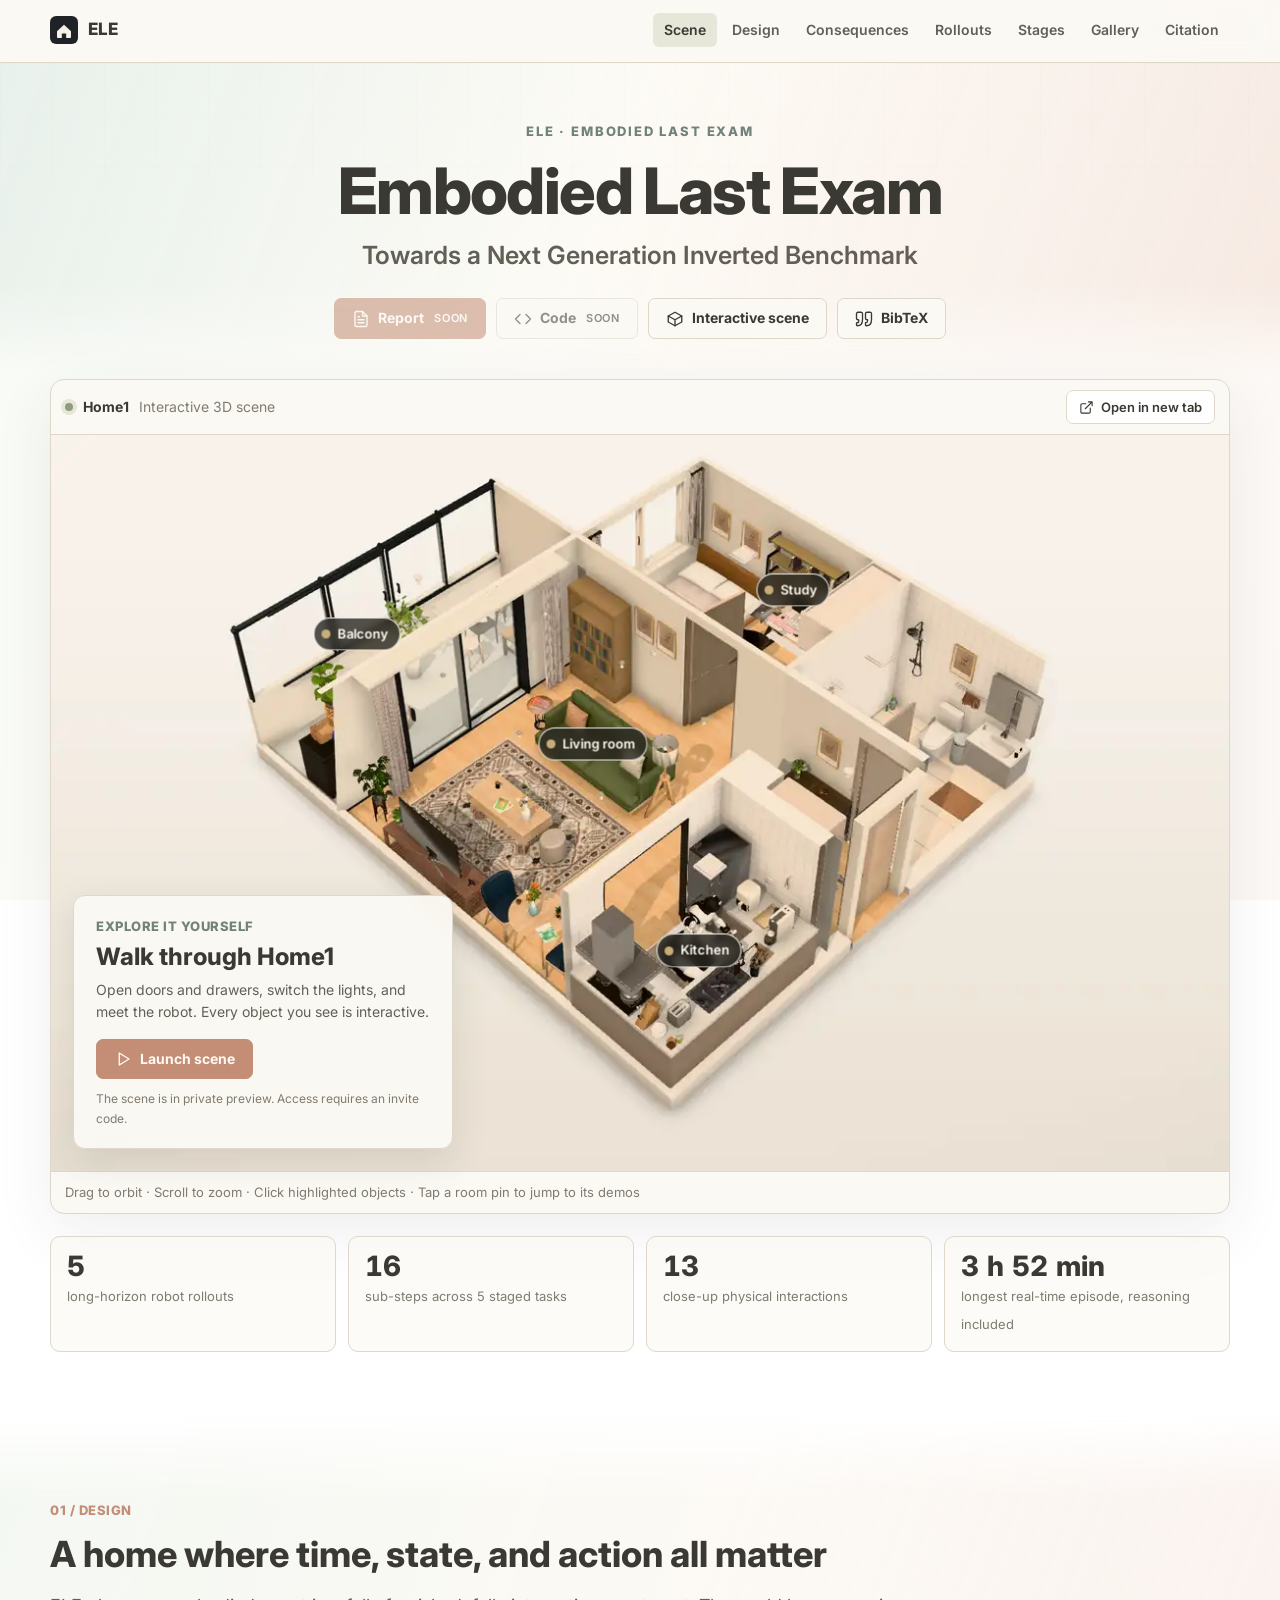
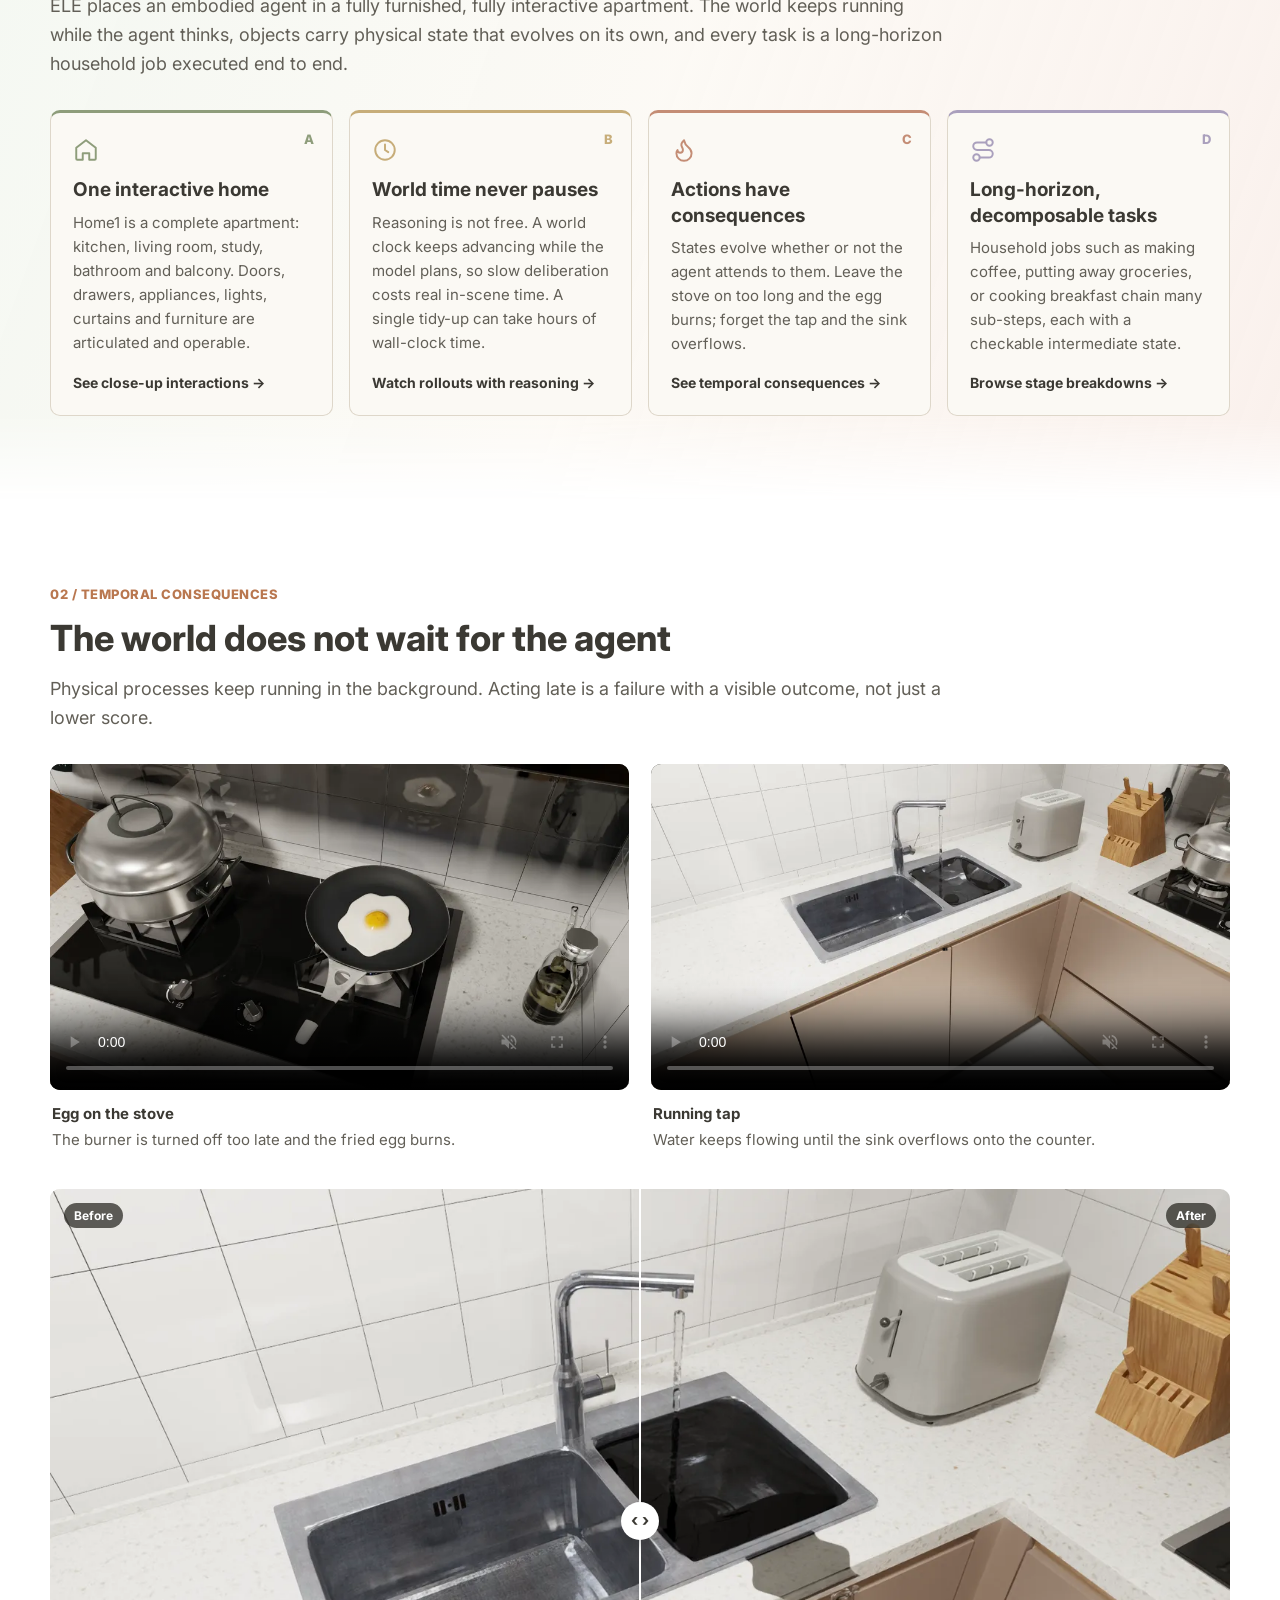
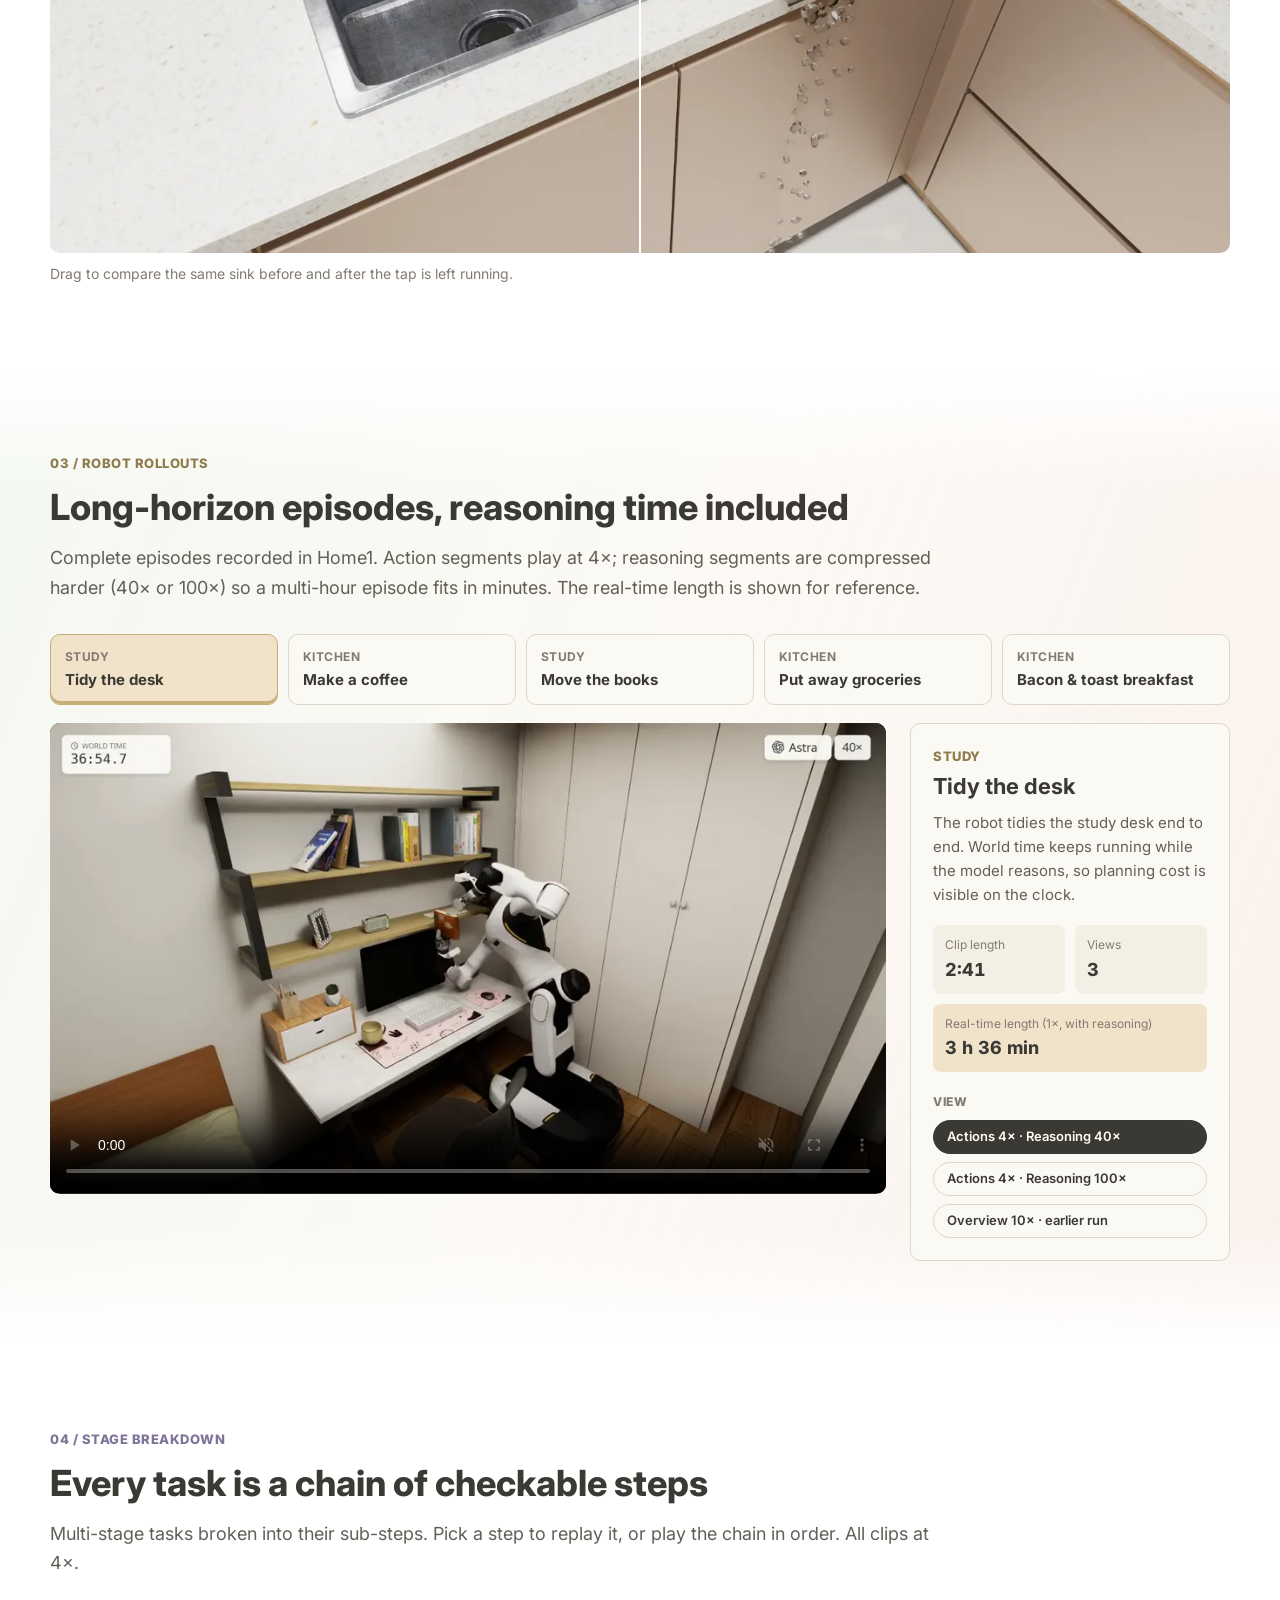
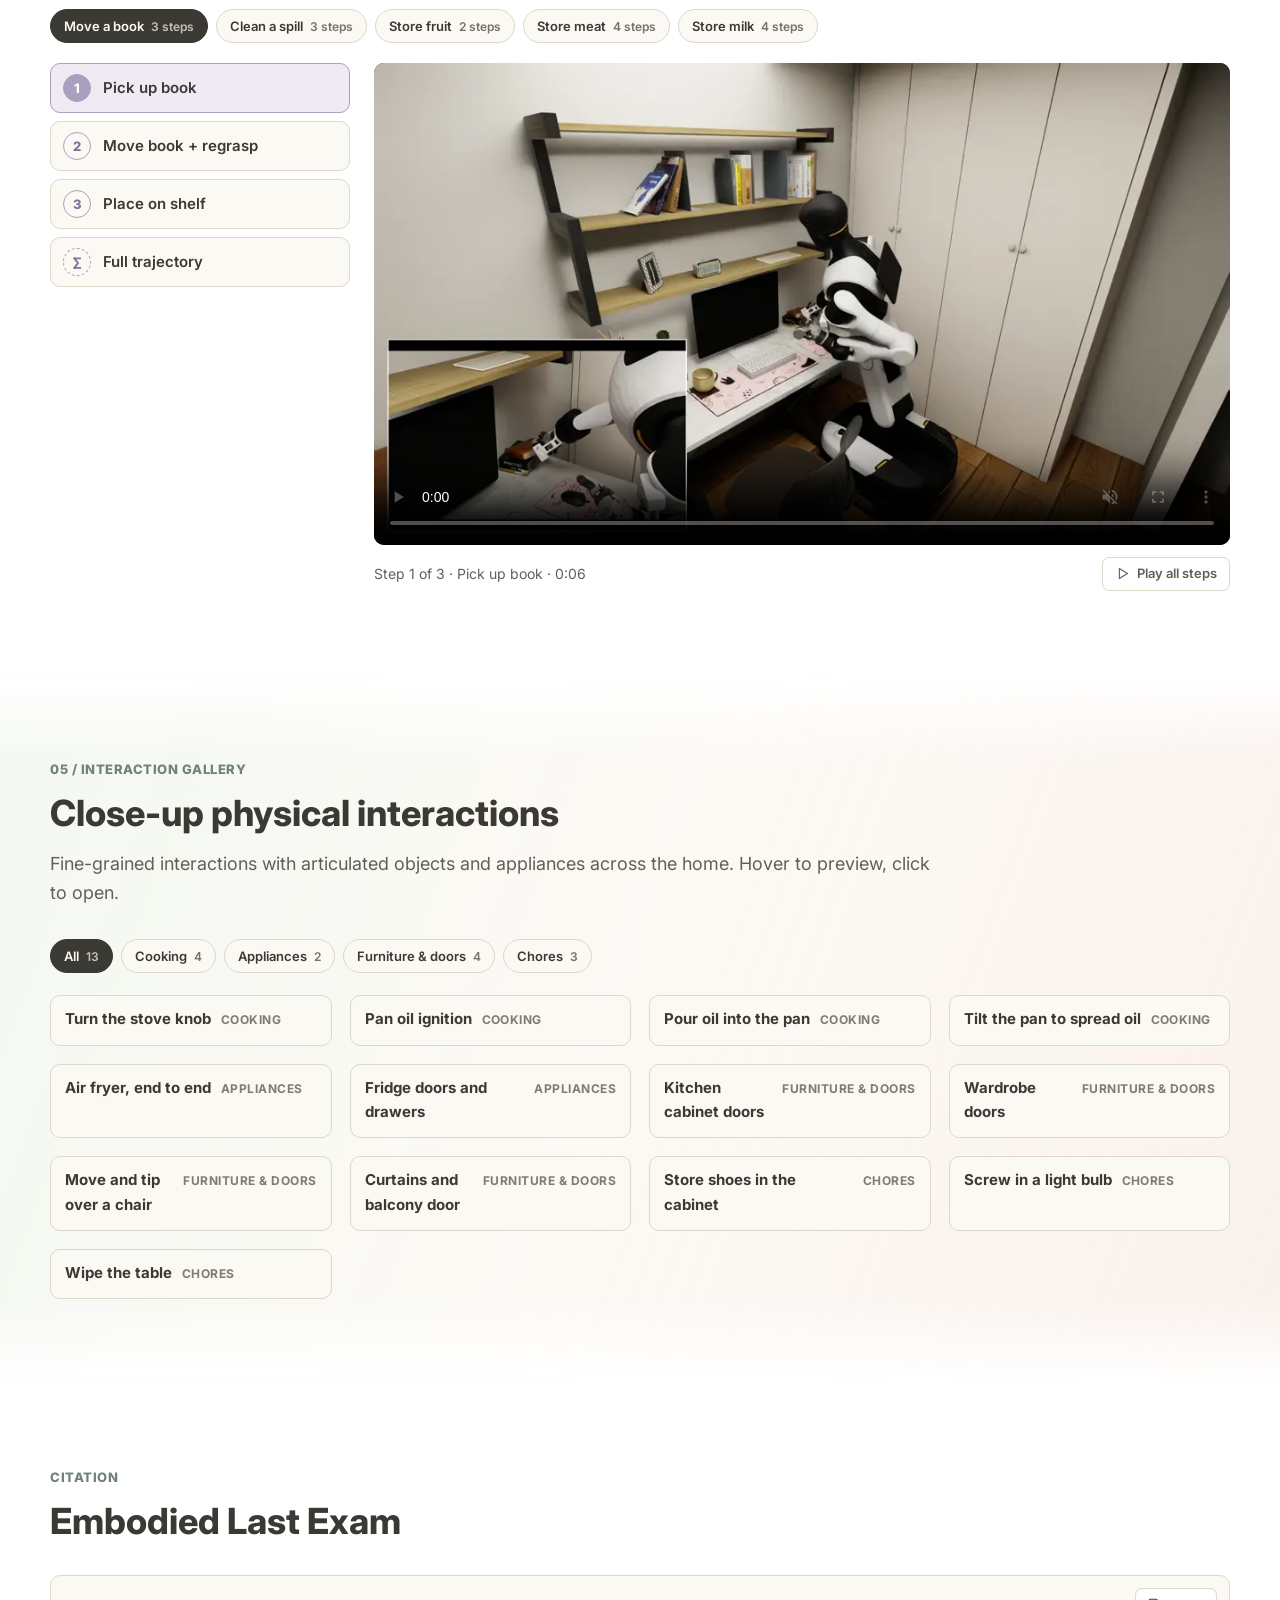
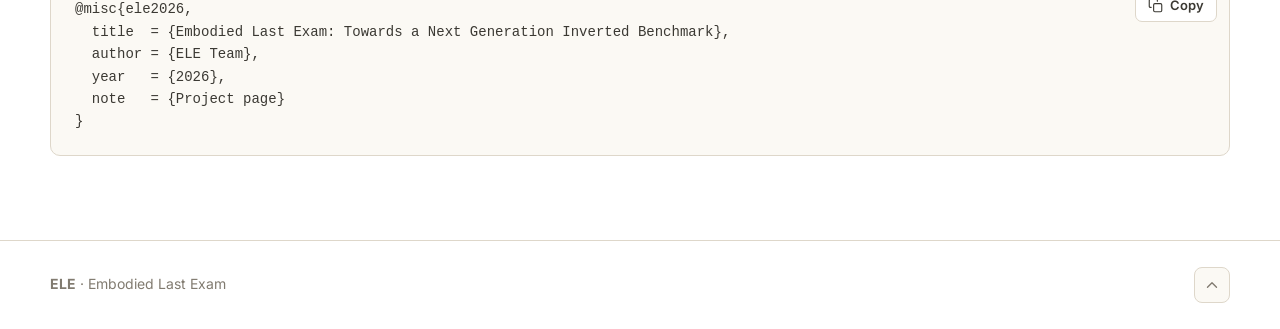
<file: ele/index.html>
<!doctype html>
<html lang="en">
  <head>
    <meta charset="utf-8" />
    <meta name="viewport" content="width=device-width, initial-scale=1" />
    <meta
      name="description"
      content="Embodied Last Exam (ELE): an interactive household scene where world time keeps running, actions have physical consequences, and robots execute long-horizon tasks end to end."
    />
    <meta name="theme-color" content="#f6f2e9" />
    <meta property="og:title" content="Embodied Last Exam (ELE)" />
    <meta property="og:description" content="Towards a Next Generation Inverted Benchmark" />
    <meta property="og:type" content="website" />
    <meta property="og:image" content="assets/scene-poster.webp" />
    <title>ELE · Embodied Last Exam</title>
    <link rel="icon" href="assets/favicon.svg" type="image/svg+xml" />
    <link rel="preconnect" href="https://fonts.googleapis.com" />
    <link rel="preconnect" href="https://fonts.gstatic.com" crossorigin />
    <link href="https://fonts.googleapis.com/css2?family=Inter:wght@400;500;600;700;800&display=swap" rel="stylesheet" />
    <link rel="stylesheet" href="styles.css" />
    <script src="data.js" defer></script>
    <script src="assets/media-meta.js" defer></script>
    <script src="app.js" defer></script>
  </head>
  <body>
    <svg width="0" height="0" style="position: absolute" aria-hidden="true">
      <defs>
        <symbol id="i-file" viewBox="0 0 24 24"><path d="M14 2H6a2 2 0 0 0-2 2v16a2 2 0 0 0 2 2h12a2 2 0 0 0 2-2V8z" /><path d="M14 2v6h6M16 13H8M16 17H8M10 9H8" /></symbol>
        <symbol id="i-code" viewBox="0 0 24 24"><path d="m16 18 6-6-6-6M8 6l-6 6 6 6" /></symbol>
        <symbol id="i-box" viewBox="0 0 24 24"><path d="M21 8 12 3 3 8v8l9 5 9-5z" /><path d="m3 8 9 5 9-5M12 13v8" /></symbol>
        <symbol id="i-quote" viewBox="0 0 24 24"><path d="M3 21c3 0 7-1 7-8V5c0-1.25-.756-2.017-2-2H4c-1.25 0-2 .75-2 1.972V11c0 1.25.75 2 2 2 1 0 1 0 1 1v1c0 1-1 2-2 2s-1 .008-1 1.031V20c0 1 0 1 1 1zM15 21c3 0 7-1 7-8V5c0-1.25-.757-2.017-2-2h-4c-1.25 0-2 .75-2 1.972V11c0 1.25.75 2 2 2h.75c0 2.25.25 4-2.75 4v3c0 1 0 1 1 1z" /></symbol>
        <symbol id="i-external" viewBox="0 0 24 24"><path d="M15 3h6v6M10 14 21 3M18 13v6a2 2 0 0 1-2 2H5a2 2 0 0 1-2-2V8a2 2 0 0 1 2-2h6" /></symbol>
        <symbol id="i-copy" viewBox="0 0 24 24"><rect x="9" y="9" width="13" height="13" rx="2" /><path d="M5 15H4a2 2 0 0 1-2-2V4a2 2 0 0 1 2-2h9a2 2 0 0 1 2 2v1" /></symbol>
        <symbol id="i-check" viewBox="0 0 24 24"><path d="M20 6 9 17l-5-5" /></symbol>
        <symbol id="i-play" viewBox="0 0 24 24"><path d="M7 4v16l13-8z" /></symbol>
        <symbol id="i-left" viewBox="0 0 24 24"><path d="m15 18-6-6 6-6" /></symbol>
        <symbol id="i-right" viewBox="0 0 24 24"><path d="m9 18 6-6-6-6" /></symbol>
        <symbol id="i-x" viewBox="0 0 24 24"><path d="M18 6 6 18M6 6l12 12" /></symbol>
        <symbol id="i-expand" viewBox="0 0 24 24"><path d="M15 3h6v6M9 21H3v-6M21 3l-7 7M3 21l7-7" /></symbol>
        <symbol id="i-menu" viewBox="0 0 24 24"><path d="M4 6h16M4 12h16M4 18h16" /></symbol>
        <symbol id="i-up" viewBox="0 0 24 24"><path d="m18 15-6-6-6 6" /></symbol>
        <symbol id="i-clock" viewBox="0 0 24 24"><circle cx="12" cy="12" r="9" /><path d="M12 7v5l3 2" /></symbol>
        <symbol id="i-home" viewBox="0 0 24 24"><path d="m3 10 9-7 9 7v10a1 1 0 0 1-1 1h-5v-6H9v6H4a1 1 0 0 1-1-1z" /></symbol>
        <symbol id="i-flame" viewBox="0 0 24 24"><path d="M8.5 14.5A2.5 2.5 0 0 0 11 12c0-1.38-.5-2-1-3-1.07-2.14-.22-4.05 2-6 .5 2.5 2 4.9 4 6.5 2 1.6 3 3.5 3 5.5a7 7 0 1 1-14 0c0-1.15.43-2.29 1-3a2.5 2.5 0 0 0 2.5 2.5z" /></symbol>
        <symbol id="i-route" viewBox="0 0 24 24"><circle cx="6" cy="19" r="3" /><path d="M9 19h8.5a3.5 3.5 0 0 0 0-7h-11a3.5 3.5 0 0 1 0-7H15" /><circle cx="18" cy="5" r="3" /></symbol>
      </defs>
    </svg>

    <a class="skip-link" href="#main">Skip to content</a>
    <header class="site-header">
      <div class="nav-inner">
        <a class="brand" href="#top"><img src="assets/favicon.svg" alt="" width="28" height="28" /><span>ELE</span></a>
        <button class="icon-button mobile-menu" id="menu-toggle" aria-label="Open navigation" aria-expanded="false" aria-controls="site-nav">
          <svg class="ico"><use href="#i-menu" /></svg>
        </button>
        <nav id="site-nav" aria-label="Main navigation">
          <a href="#scene">Scene</a><a href="#design">Design</a><a href="#consequences">Consequences</a><a href="#rollouts">Rollouts</a><a href="#stages">Stages</a><a href="#gallery">Gallery</a><a href="#citation">Citation</a>
        </nav>
      </div>
      <div class="reading-progress" aria-hidden="true"><span id="reading-progress"></span></div>
    </header>

    <main id="main">
      <header class="masthead wrap" id="top">
        <p class="lab-line">ELE · Embodied Last Exam</p>
        <h1 class="project-title">Embodied Last Exam</h1>
        <p class="paper-title">Towards a Next Generation Inverted Benchmark</p>
        <ul class="authors" id="authors" aria-label="Authors" hidden></ul>
        <p class="affiliations" id="affiliations" hidden></p>
        <div class="resources" id="resources">
          <a class="button primary" data-link="report" href="#"><svg class="ico"><use href="#i-file" /></svg>Report</a>
          <a class="button" data-link="code" href="#"><svg class="ico"><use href="#i-code" /></svg>Code</a>
          <a class="button" data-link="scene" href="#" target="_blank" rel="noopener"><svg class="ico"><use href="#i-box" /></svg>Interactive scene</a>
          <a class="button" href="#citation"><svg class="ico"><use href="#i-quote" /></svg>BibTeX</a>
        </div>
      </header>

      <!-- Interactive scene, directly under the title -->
      <section class="scene-section" id="scene" aria-labelledby="scene-title">
        <div class="wrap">
          <div class="scene-shell" id="scene-shell">
            <div class="scene-toolbar">
              <div class="scene-identity">
                <span class="status-dot" aria-hidden="true"></span>
                <strong id="scene-title">Home1</strong>
                <span class="scene-kind">Interactive 3D scene</span>
              </div>
              <div class="scene-actions">
                <button class="tool-button" id="scene-fullscreen" type="button" hidden><svg class="ico"><use href="#i-expand" /></svg><span>Fullscreen</span></button>
                <a class="tool-button" id="scene-open" href="#" target="_blank" rel="noopener"><svg class="ico"><use href="#i-external" /></svg><span>Open in new tab</span></a>
              </div>
            </div>
            <div class="scene-stage" id="scene-stage" data-state="poster">
              <div class="scene-canvas" id="scene-canvas">
                <img class="scene-poster" src="assets/scene-poster.webp" alt="Cutaway view of Home1, a furnished apartment with kitchen, living room, study, bathroom and balcony; a mobile robot stands in the kitchen." width="1200" height="750" fetchpriority="high" />
                <div class="hotspots" id="hotspots"></div>
              </div>
              <div class="scene-cta">
                <p class="eyebrow">Explore it yourself</p>
                <h2>Walk through Home1</h2>
                <p class="scene-cta-text">Open doors and drawers, switch the lights, and meet the robot. Every object you see is interactive.</p>
                <div class="scene-cta-row">
                  <button class="button primary" id="scene-launch" type="button"><svg class="ico"><use href="#i-play" /></svg>Launch scene</button>
                  <div class="invite" id="invite" hidden>
                    <span>Invite code</span>
                    <code id="invite-code"></code>
                    <button class="icon-button" id="invite-copy" type="button" aria-label="Copy invite code" title="Copy invite code"><svg class="ico"><use href="#i-copy" /></svg></button>
                  </div>
                </div>
                <p class="invite-note" id="invite-note" hidden>The scene is in private preview. Access requires an invite code.</p>
              </div>
            </div>
            <p class="scene-hint">Drag to orbit · Scroll to zoom · Click highlighted objects · Tap a room pin to jump to its demos</p>
          </div>
          <ul class="stat-strip" id="stat-strip" aria-label="What's on this page"></ul>
        </div>
      </section>

      <section class="section pale" id="design">
        <div class="wrap">
          <div class="section-title">
            <p class="eyebrow">01 / Design</p>
            <h2>A home where time, state, and action all matter</h2>
            <p>
              ELE places an embodied agent in a fully furnished, fully interactive apartment. The world keeps
              running while the agent thinks, objects carry physical state that evolves on its own, and every task
              is a long-horizon household job executed end to end.
            </p>
          </div>
          <div class="design-grid">
            <article class="design-card" style="--c: var(--sage)">
              <span class="design-num">A</span>
              <svg class="ico design-ico"><use href="#i-home" /></svg>
              <h3>One interactive home</h3>
              <p>Home1 is a complete apartment: kitchen, living room, study, bathroom and balcony. Doors, drawers, appliances, lights, curtains and furniture are articulated and operable.</p>
              <a href="#gallery">See close-up interactions →</a>
            </article>
            <article class="design-card" style="--c: var(--gold)">
              <span class="design-num">B</span>
              <svg class="ico design-ico"><use href="#i-clock" /></svg>
              <h3>World time never pauses</h3>
              <p>Reasoning is not free. A world clock keeps advancing while the model plans, so slow deliberation costs real in-scene time. A single tidy-up can take hours of wall-clock time.</p>
              <a href="#rollouts">Watch rollouts with reasoning →</a>
            </article>
            <article class="design-card" style="--c: var(--rust)">
              <span class="design-num">C</span>
              <svg class="ico design-ico"><use href="#i-flame" /></svg>
              <h3>Actions have consequences</h3>
              <p>States evolve whether or not the agent attends to them. Leave the stove on too long and the egg burns; forget the tap and the sink overflows.</p>
              <a href="#consequences">See temporal consequences →</a>
            </article>
            <article class="design-card" style="--c: var(--lilac)">
              <span class="design-num">D</span>
              <svg class="ico design-ico"><use href="#i-route" /></svg>
              <h3>Long-horizon, decomposable tasks</h3>
              <p>Household jobs such as making coffee, putting away groceries, or cooking breakfast chain many sub-steps, each with a checkable intermediate state.</p>
              <a href="#stages">Browse stage breakdowns →</a>
            </article>
          </div>
        </div>
      </section>

      <section class="section" id="consequences">
        <div class="wrap">
          <div class="section-title">
            <p class="eyebrow">02 / Temporal Consequences</p>
            <h2>The world does not wait for the agent</h2>
            <p>
              Physical processes keep running in the background. Acting late is a failure with a visible outcome,
              not just a lower score.
            </p>
          </div>
          <div class="consequence-grid">
            <figure class="media-card">
              <div class="media-frame">
                <video class="autoplay" data-src="assets/video/consequence-egg-burn.mp4" poster="assets/poster/consequence-egg-burn.webp" muted loop playsinline controls preload="none"></video>
              </div>
              <figcaption><strong>Egg on the stove</strong><span>The burner is turned off too late and the fried egg burns.</span></figcaption>
            </figure>
            <figure class="media-card">
              <div class="media-frame">
                <video class="autoplay" data-src="assets/video/consequence-sink-overflow.mp4" poster="assets/poster/consequence-sink-overflow.webp" muted loop playsinline controls preload="none"></video>
              </div>
              <figcaption><strong>Running tap</strong><span>Water keeps flowing until the sink overflows onto the counter.</span></figcaption>
            </figure>
          </div>
          <figure class="compare" id="compare">
            <div class="compare-stage" id="compare-stage" style="--pos: 50%">
              <img src="assets/poster/sink-overflow.webp" alt="Sink after overflowing" width="1600" height="900" loading="lazy" />
              <div class="compare-before"><img src="assets/poster/sink-before.webp" alt="Sink before the tap is left running" width="1600" height="900" loading="lazy" /></div>
              <span class="compare-tag left">Before</span><span class="compare-tag right">After</span>
              <div class="compare-handle" aria-hidden="true"><span></span></div>
              <input type="range" min="0" max="100" value="50" id="compare-range" aria-label="Drag to compare before and after" />
            </div>
            <figcaption>Drag to compare the same sink before and after the tap is left running.</figcaption>
          </figure>
        </div>
      </section>

      <section class="section pale" id="rollouts">
        <div class="wrap">
          <div class="section-title">
            <p class="eyebrow">03 / Robot Rollouts</p>
            <h2>Long-horizon episodes, reasoning time included</h2>
            <p>
              Complete episodes recorded in Home1. Action segments play at 4×; reasoning segments are compressed harder
              (40× or 100×) so a multi-hour episode fits in minutes. The real-time length is shown for reference.
            </p>
          </div>
          <div class="rollout-tabs" id="rollout-tabs" role="tablist" aria-label="Rollout task"></div>
          <div class="rollout-panel" id="rollout-panel" role="tabpanel">
            <div class="rollout-player media-frame">
              <video id="rollout-video" controls muted playsinline preload="metadata"></video>
            </div>
            <aside class="rollout-info">
              <p class="eyebrow" id="rollout-room"></p>
              <h3 id="rollout-title"></h3>
              <p id="rollout-summary"></p>
              <dl class="rollout-stats" id="rollout-stats"></dl>
              <p class="tool-label">View</p>
              <div class="chip-row" id="rollout-views" role="group" aria-label="Rollout view"></div>
            </aside>
          </div>
        </div>
      </section>

      <section class="section" id="stages">
        <div class="wrap">
          <div class="section-title">
            <p class="eyebrow">04 / Stage Breakdown</p>
            <h2>Every task is a chain of checkable steps</h2>
            <p>
              Multi-stage tasks broken into their sub-steps. Pick a step to replay it, or play the chain in order. All
              clips at 4×.
            </p>
          </div>
          <div class="stage-tabs chip-row" id="stage-tabs" role="tablist" aria-label="Multi-stage task"></div>
          <div class="stage-body">
            <ol class="stage-steps" id="stage-steps"></ol>
            <div class="stage-player">
              <div class="media-frame"><video id="stage-video" muted playsinline controls preload="metadata"></video></div>
              <div class="stage-bar">
                <span id="stage-caption"></span>
                <button class="tool-button" id="stage-chain" type="button"><svg class="ico"><use href="#i-play" /></svg><span>Play all steps</span></button>
              </div>
            </div>
          </div>
        </div>
      </section>

      <section class="section pale" id="gallery">
        <div class="wrap">
          <div class="section-title">
            <p class="eyebrow">05 / Interaction Gallery</p>
            <h2>Close-up physical interactions</h2>
            <p>Fine-grained interactions with articulated objects and appliances across the home. Hover to preview, click to open.</p>
          </div>
          <div class="chip-row filter-row" id="gallery-filters" role="group" aria-label="Filter gallery"></div>
          <div class="gallery-grid" id="gallery-grid"></div>
        </div>
      </section>

      <section class="section" id="citation">
        <div class="wrap citation-wrap">
          <div class="section-title">
            <p class="eyebrow">Citation</p>
            <h2>Embodied Last Exam</h2>
          </div>
          <div class="bibtex">
            <button class="tool-button copy-bib" id="bib-copy" type="button"><svg class="ico"><use href="#i-copy" /></svg><span>Copy</span></button>
            <pre><code id="bibtex"></code></pre>
          </div>
        </div>
      </section>
    </main>

    <footer class="site-footer">
      <div class="wrap footer-inner">
        <div><strong>ELE</strong> · Embodied Last Exam</div>
        <a class="icon-button" href="#top" aria-label="Back to top" title="Back to top"><svg class="ico"><use href="#i-up" /></svg></a>
      </div>
    </footer>

    <dialog class="lightbox" id="lightbox" aria-label="Video viewer">
      <div class="lightbox-inner">
        <div class="lightbox-head">
          <span id="lightbox-count"></span>
          <strong id="lightbox-title"></strong>
          <button class="icon-button" id="lightbox-close" type="button" aria-label="Close"><svg class="ico"><use href="#i-x" /></svg></button>
        </div>
        <div class="lightbox-body">
          <button class="icon-button lightbox-nav" id="lightbox-prev" type="button" aria-label="Previous video"><svg class="ico"><use href="#i-left" /></svg></button>
          <video id="lightbox-video" controls autoplay muted loop playsinline></video>
          <button class="icon-button lightbox-nav" id="lightbox-next" type="button" aria-label="Next video"><svg class="ico"><use href="#i-right" /></svg></button>
        </div>
      </div>
    </dialog>
  </body>
</html>
</file>
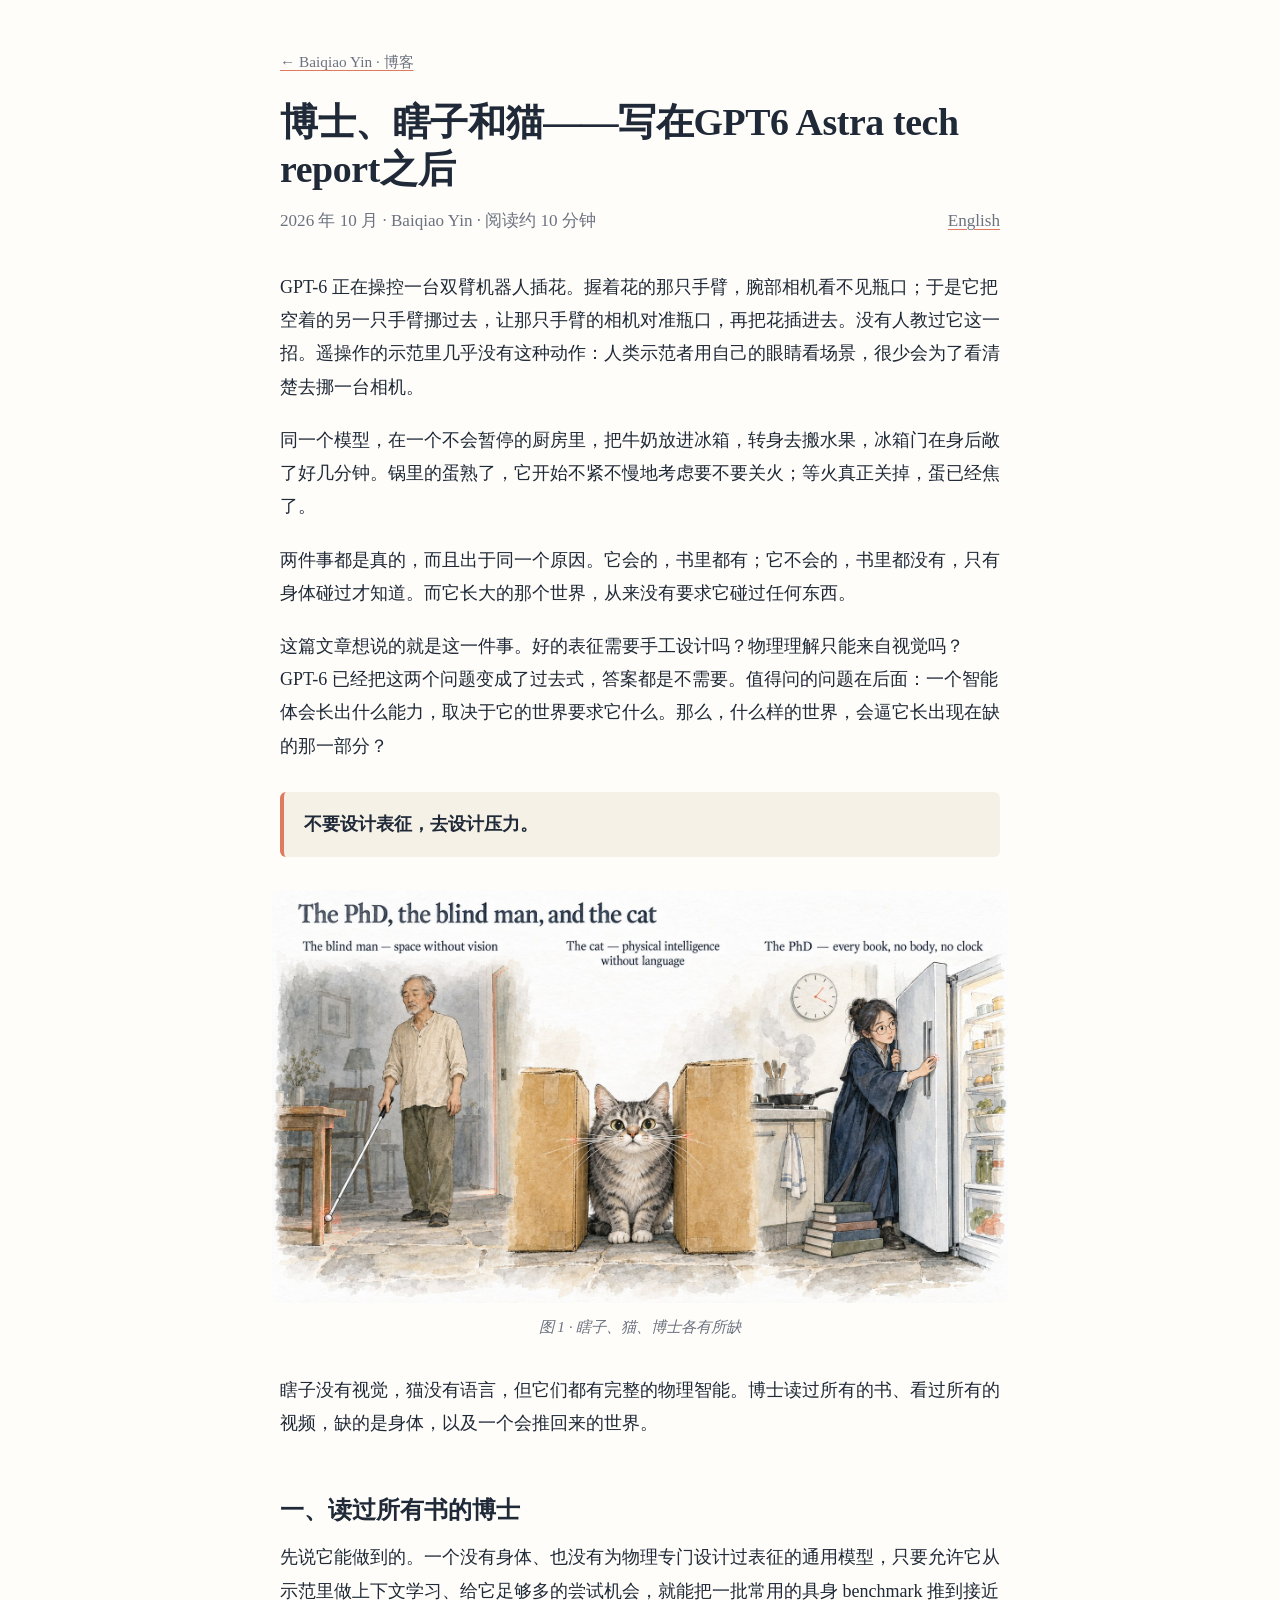
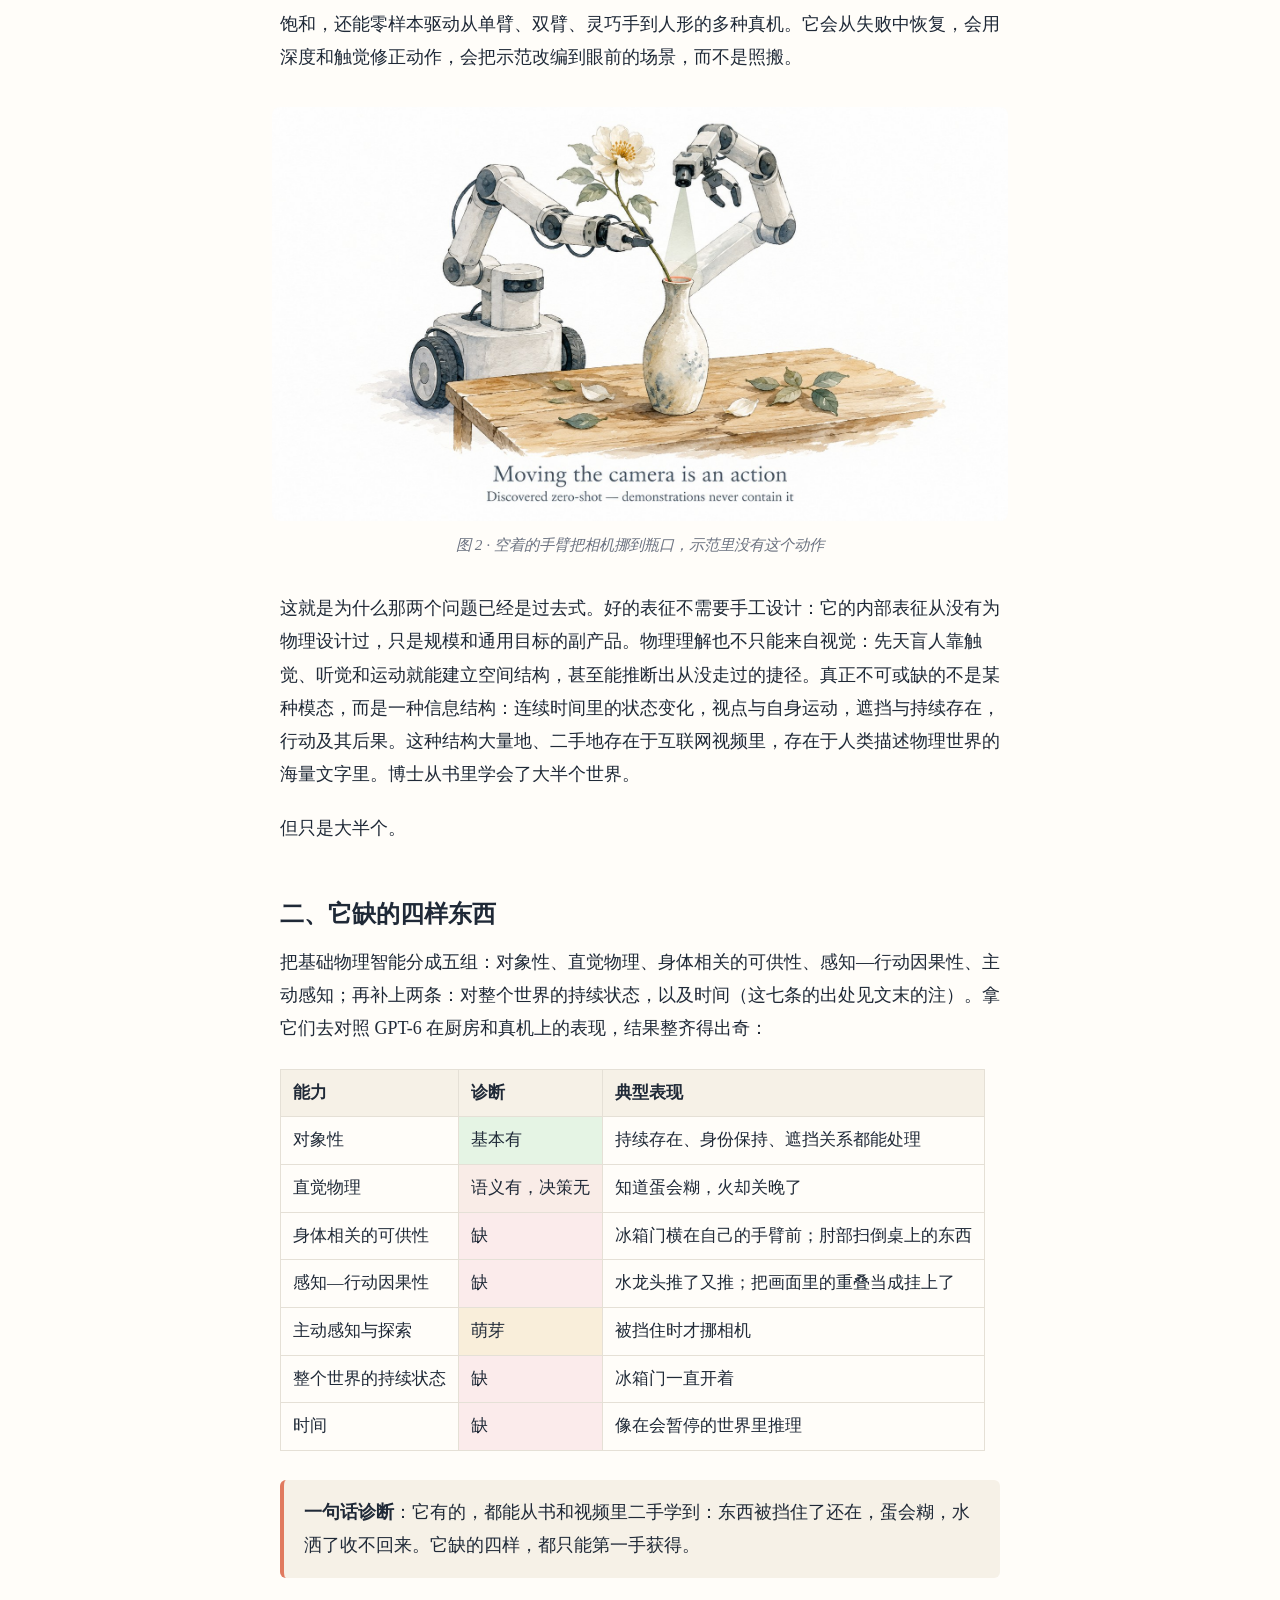
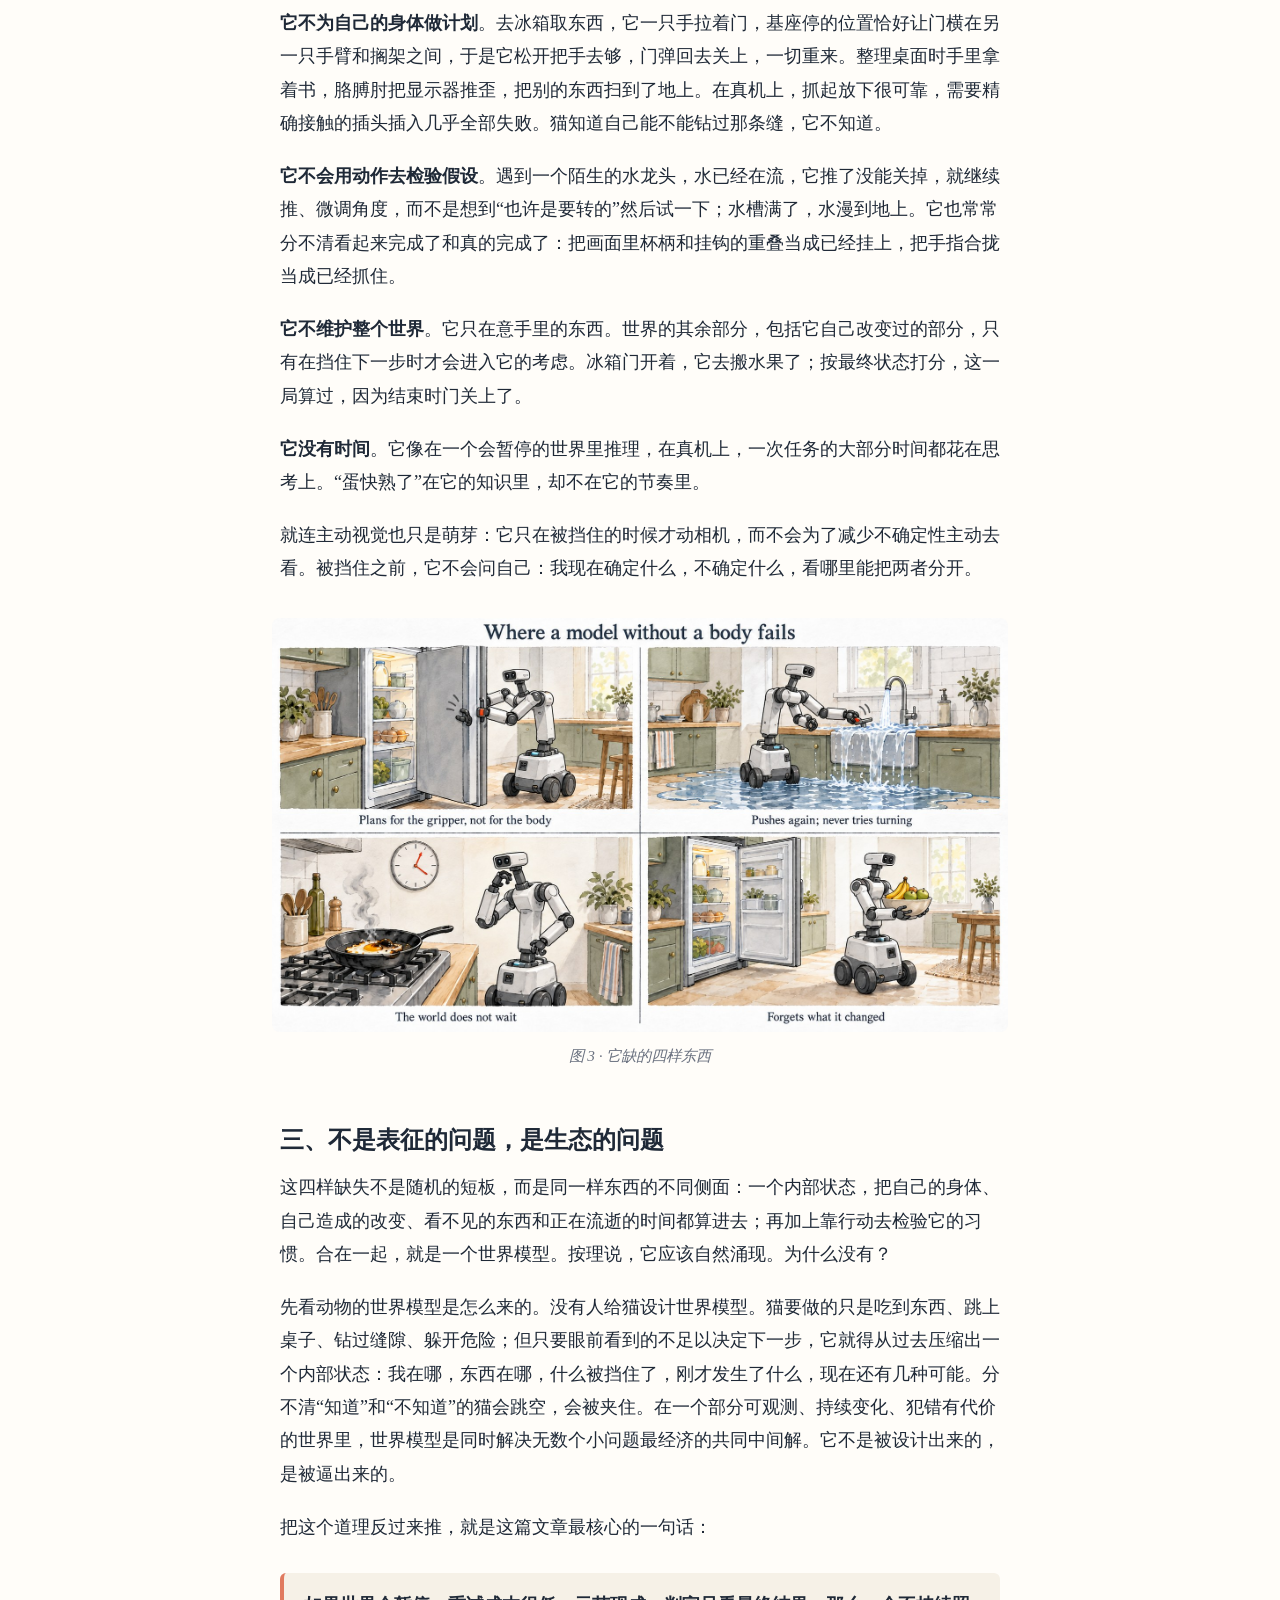
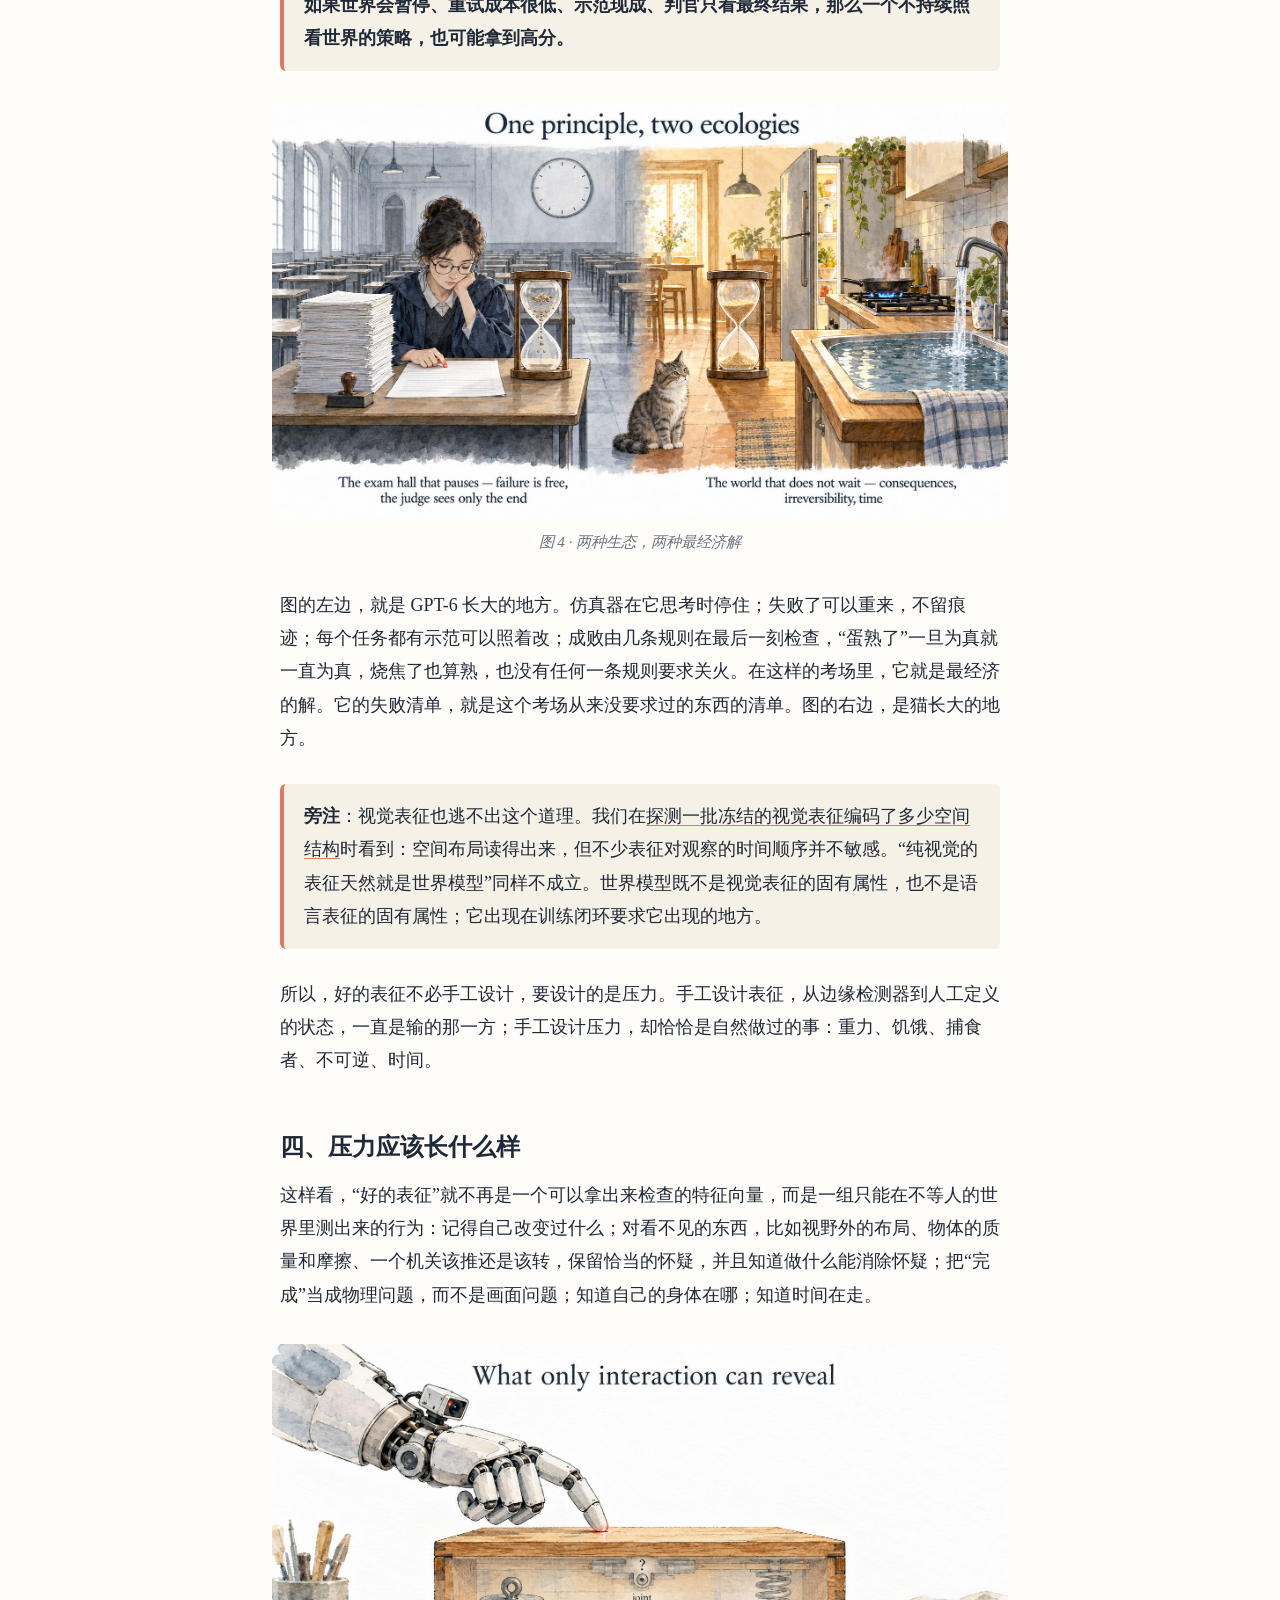
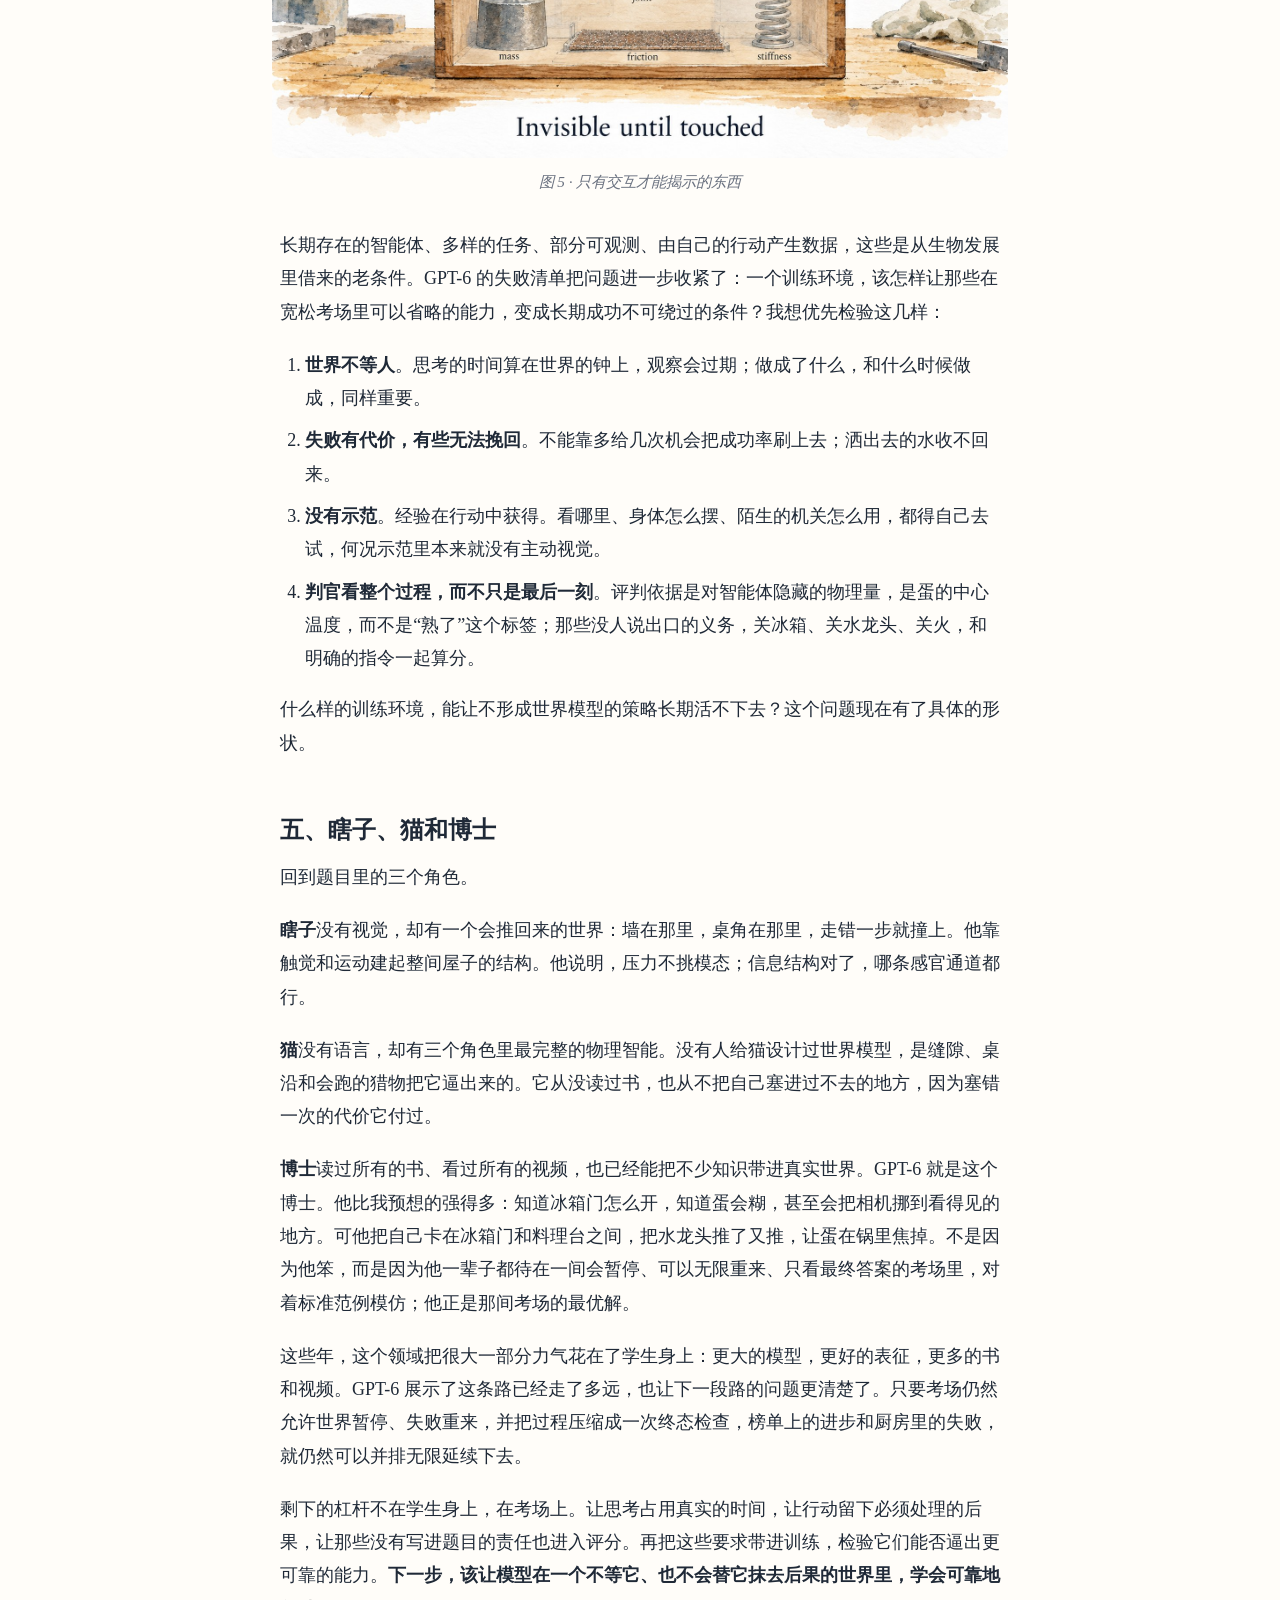
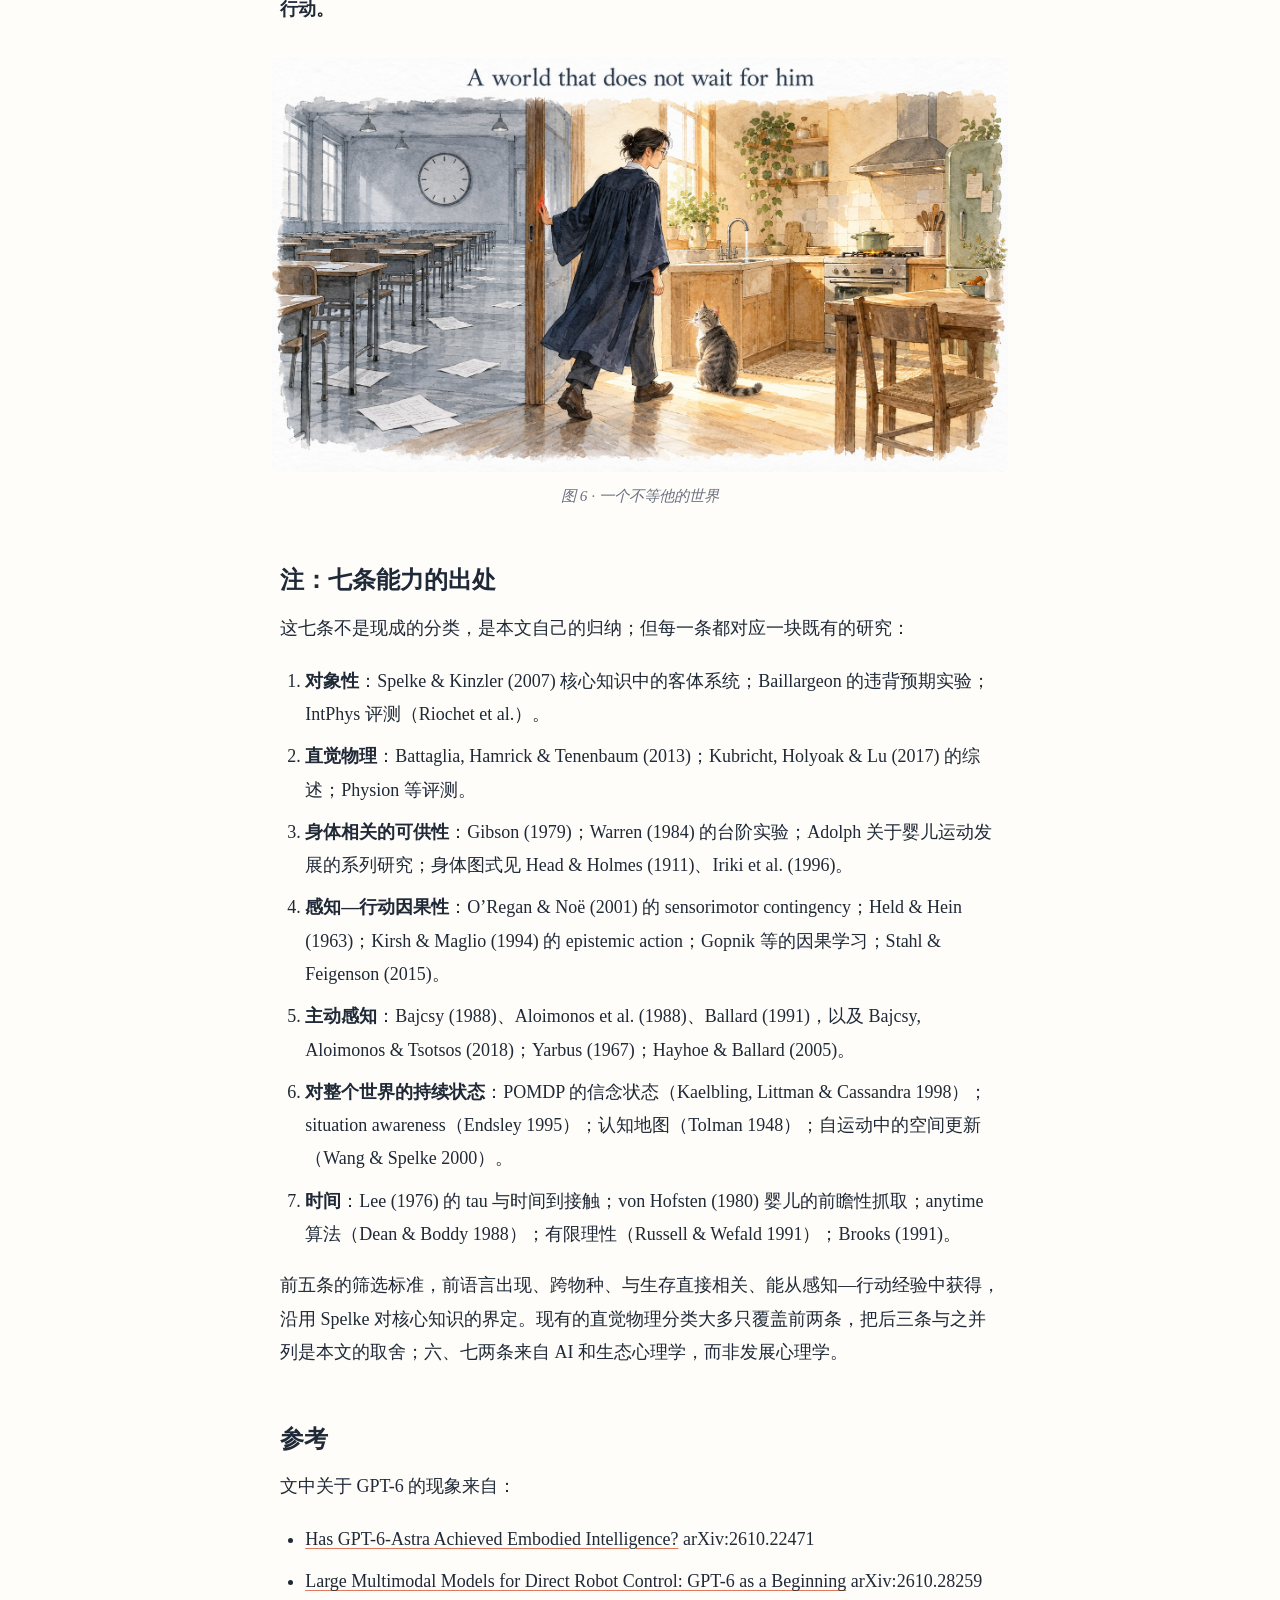
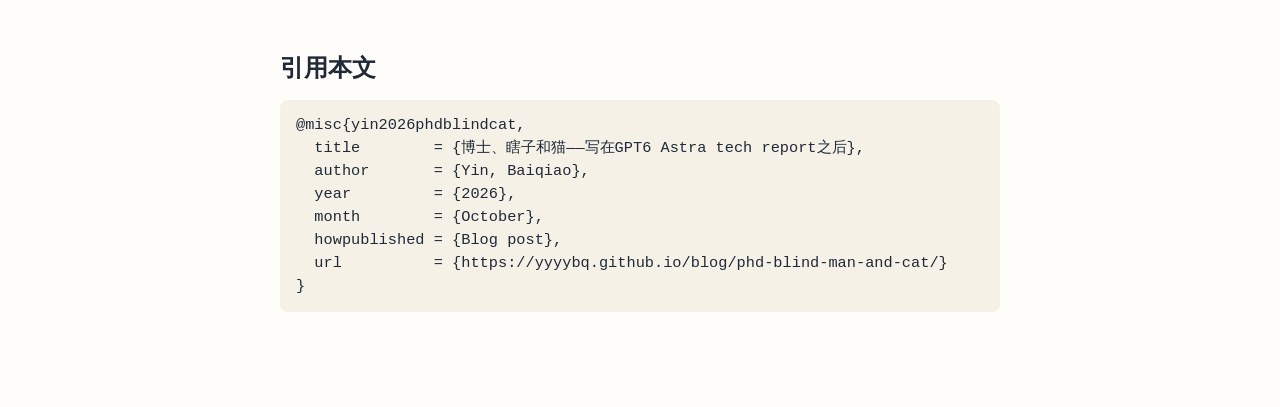
<file: blog/phd-blind-man-and-cat/index.html>
<!doctype html>
<html lang="zh">
<head>
<meta charset="utf-8">
<meta name="viewport" content="width=device-width, initial-scale=1, viewport-fit=cover">
<title>博士、瞎子和猫——写在GPT6 Astra tech report之后</title>
<meta property="og:title" content="博士、瞎子和猫——写在GPT6 Astra tech report之后">
<meta property="og:image" content="https://yyyybq.github.io/blog/phd-blind-man-and-cat/images/fig1_hero.jpg">
<style>
:root{--ink:#1f2937;--muted:#6b7280;--paper:#fffdf9;--rule:#e5e0d6;--accent:#e07a5f;--tint:#f6f1e7;
--green:#e5f4e4;--orange:#f9ece7;--red:#fbebeb;--yellow:#f9eeda;color-scheme:light dark}
@media (prefers-color-scheme:dark){:root{--ink:#e8e6e1;--muted:#a1a1aa;--paper:#17171a;--rule:#33333a;--tint:#232327;
--green:#1f3a22;--orange:#3d2a1f;--red:#3d2222;--yellow:#3b331a}}
html{scroll-padding-top:env(safe-area-inset-top,0px)}
body{margin:0;background:var(--paper);color:var(--ink);font-family:Georgia,"Noto Serif","Noto Serif SC","Source Han Serif SC","Songti SC",serif;
font-size:18px;line-height:1.85;padding:env(safe-area-inset-top,0px) 0 env(safe-area-inset-bottom,0px)}
main{max-width:720px;margin:0 auto;padding:48px 20px 80px}
h1{font-size:2.1em;line-height:1.25;margin:0 0 .3em;letter-spacing:-.01em}
h2{font-size:1.35em;margin:2.2em 0 .6em;line-height:1.35}
p{margin:0 0 1.1em}
.byline{color:var(--muted);font-size:.95em;margin-bottom:2em;display:flex;justify-content:space-between;flex-wrap:wrap;gap:8px}
.byline a{color:var(--muted)}
a{color:inherit;text-decoration-color:var(--accent);text-underline-offset:3px}
blockquote{margin:1.6em 0;padding:16px 20px;background:var(--tint);border-left:4px solid var(--accent);border-radius:6px}
blockquote p{margin:0}
figure{margin:1.8em -8px}
figure img{width:100%;height:auto;display:block;border-radius:8px}
figcaption{color:var(--muted);font-size:.85em;text-align:center;margin-top:10px;font-style:italic}
table{border-collapse:collapse;width:100%;margin:1.4em 0;font-size:.92em;display:block;overflow-x:auto}
th,td{border:1px solid var(--rule);padding:8px 12px;text-align:left;vertical-align:top}
th{background:var(--tint)}
td.v-good{background:var(--green)} td.v-warn{background:var(--orange)} td.v-miss{background:var(--red)} td.v-seed{background:var(--yellow)}
pre{background:var(--tint);padding:14px 16px;border-radius:8px;overflow-x:auto;font-size:.85em;line-height:1.5}
code{font-family:ui-monospace,SFMono-Regular,Menlo,Consolas,monospace}
ol,ul{padding-left:1.4em} li{margin-bottom:.5em}
hr{border:0;border-top:1px solid var(--rule);margin:2.5em 0}
strong{font-weight:700}
p,li,td{overflow-wrap:anywhere}
.home-link{font-size:.85em;color:var(--muted);margin-bottom:1.5em}
</style>
<meta name="description" content="GPT-6 缺的不是更好的表征，而是逼出表征的压力：一个不等它、也不原谅它的世界。">
<meta name="author" content="Baiqiao Yin">
<meta property="og:type" content="article">
<meta property="og:url" content="https://yyyybq.github.io/blog/phd-blind-man-and-cat/">
<meta property="og:description" content="GPT-6 缺的不是更好的表征，而是逼出表征的压力：一个不等它、也不原谅它的世界。">
<meta name="twitter:card" content="summary_large_image">
<link rel="canonical" href="https://yyyybq.github.io/blog/phd-blind-man-and-cat/">
<link rel="alternate" hreflang="zh" href="https://yyyybq.github.io/blog/phd-blind-man-and-cat/">
<link rel="alternate" hreflang="en" href="https://yyyybq.github.io/blog/phd-blind-man-and-cat/en.html">
</head>
<body><main>
<nav class="home-link" aria-label="博客导航"><a href="../../#blog">← Baiqiao Yin · 博客</a></nav>
<h1>博士、瞎子和猫——写在GPT6 Astra tech report之后</h1>
<p class="byline"><span>2026 年 10 月 · Baiqiao Yin · 阅读约 10 分钟</span><a href="en.html">English</a></p>
<p>GPT-6 正在操控一台双臂机器人插花。握着花的那只手臂，腕部相机看不见瓶口；于是它把空着的另一只手臂挪过去，让那只手臂的相机对准瓶口，再把花插进去。没有人教过它这一招。遥操作的示范里几乎没有这种动作：人类示范者用自己的眼睛看场景，很少会为了看清楚去挪一台相机。</p>
<p>同一个模型，在一个不会暂停的厨房里，把牛奶放进冰箱，转身去搬水果，冰箱门在身后敞了好几分钟。锅里的蛋熟了，它开始不紧不慢地考虑要不要关火；等火真正关掉，蛋已经焦了。</p>
<p>两件事都是真的，而且出于同一个原因。它会的，书里都有；它不会的，书里都没有，只有身体碰过才知道。而它长大的那个世界，从来没有要求它碰过任何东西。</p>
<p>这篇文章想说的就是这一件事。好的表征需要手工设计吗？物理理解只能来自视觉吗？GPT-6 已经把这两个问题变成了过去式，答案都是不需要。值得问的问题在后面：一个智能体会长出什么能力，取决于它的世界要求它什么。那么，什么样的世界，会逼它长出现在缺的那一部分？</p>
<blockquote>
<p><strong>不要设计表征，去设计压力。</strong></p>
</blockquote>
<figure><img alt="图 1 · 瞎子、猫、博士各有所缺" src="images/fig1_hero.jpg" loading="lazy"><figcaption>图 1 · 瞎子、猫、博士各有所缺</figcaption></figure>
<p>瞎子没有视觉，猫没有语言，但它们都有完整的物理智能。博士读过所有的书、看过所有的视频，缺的是身体，以及一个会推回来的世界。</p>
<h2>一、读过所有书的博士</h2>
<p>先说它能做到的。一个没有身体、也没有为物理专门设计过表征的通用模型，只要允许它从示范里做上下文学习、给它足够多的尝试机会，就能把一批常用的具身 benchmark 推到接近饱和，还能零样本驱动从单臂、双臂、灵巧手到人形的多种真机。它会从失败中恢复，会用深度和触觉修正动作，会把示范改编到眼前的场景，而不是照搬。</p>
<figure><img alt="图 2 · 空着的手臂把相机挪到瓶口，示范里没有这个动作" src="images/fig2_active_vision.jpg" loading="lazy"><figcaption>图 2 · 空着的手臂把相机挪到瓶口，示范里没有这个动作</figcaption></figure>
<p>这就是为什么那两个问题已经是过去式。好的表征不需要手工设计：它的内部表征从没有为物理设计过，只是规模和通用目标的副产品。物理理解也不只能来自视觉：先天盲人靠触觉、听觉和运动就能建立空间结构，甚至能推断出从没走过的捷径。真正不可或缺的不是某种模态，而是一种信息结构：连续时间里的状态变化，视点与自身运动，遮挡与持续存在，行动及其后果。这种结构大量地、二手地存在于互联网视频里，存在于人类描述物理世界的海量文字里。博士从书里学会了大半个世界。</p>
<p>但只是大半个。</p>
<h2>二、它缺的四样东西</h2>
<p>把基础物理智能分成五组：对象性、直觉物理、身体相关的可供性、感知—行动因果性、主动感知；再补上两条：对整个世界的持续状态，以及时间（这七条的出处见文末的注）。拿它们去对照 GPT-6 在厨房和真机上的表现，结果整齐得出奇：</p>
<table>
<thead>
<tr>
<th>能力</th>
<th>诊断</th>
<th>典型表现</th>
</tr>
</thead>
<tbody>
<tr>
<td>对象性</td>
<td class="v-good">基本有</td>
<td>持续存在、身份保持、遮挡关系都能处理</td>
</tr>
<tr>
<td>直觉物理</td>
<td class="v-warn">语义有，决策无</td>
<td>知道蛋会糊，火却关晚了</td>
</tr>
<tr>
<td>身体相关的可供性</td>
<td class="v-miss">缺</td>
<td>冰箱门横在自己的手臂前；肘部扫倒桌上的东西</td>
</tr>
<tr>
<td>感知—行动因果性</td>
<td class="v-miss">缺</td>
<td>水龙头推了又推；把画面里的重叠当成挂上了</td>
</tr>
<tr>
<td>主动感知与探索</td>
<td class="v-seed">萌芽</td>
<td>被挡住时才挪相机</td>
</tr>
<tr>
<td>整个世界的持续状态</td>
<td class="v-miss">缺</td>
<td>冰箱门一直开着</td>
</tr>
<tr>
<td>时间</td>
<td class="v-miss">缺</td>
<td>像在会暂停的世界里推理</td>
</tr>
</tbody>
</table>
<blockquote>
<p><strong>一句话诊断</strong>：它有的，都能从书和视频里二手学到：东西被挡住了还在，蛋会糊，水洒了收不回来。它缺的四样，都只能第一手获得。</p>
</blockquote>
<p><strong>它不为自己的身体做计划</strong>。去冰箱取东西，它一只手拉着门，基座停的位置恰好让门横在另一只手臂和搁架之间，于是它松开把手去够，门弹回去关上，一切重来。整理桌面时手里拿着书，胳膊肘把显示器推歪，把别的东西扫到了地上。在真机上，抓起放下很可靠，需要精确接触的插头插入几乎全部失败。猫知道自己能不能钻过那条缝，它不知道。</p>
<p><strong>它不会用动作去检验假设</strong>。遇到一个陌生的水龙头，水已经在流，它推了没能关掉，就继续推、微调角度，而不是想到“也许是要转的”然后试一下；水槽满了，水漫到地上。它也常常分不清看起来完成了和真的完成了：把画面里杯柄和挂钩的重叠当成已经挂上，把手指合拢当成已经抓住。</p>
<p><strong>它不维护整个世界</strong>。它只在意手里的东西。世界的其余部分，包括它自己改变过的部分，只有在挡住下一步时才会进入它的考虑。冰箱门开着，它去搬水果了；按最终状态打分，这一局算过，因为结束时门关上了。</p>
<p><strong>它没有时间</strong>。它像在一个会暂停的世界里推理，在真机上，一次任务的大部分时间都花在思考上。“蛋快熟了”在它的知识里，却不在它的节奏里。</p>
<p>就连主动视觉也只是萌芽：它只在被挡住的时候才动相机，而不会为了减少不确定性主动去看。被挡住之前，它不会问自己：我现在确定什么，不确定什么，看哪里能把两者分开。</p>
<figure><img alt="图 3 · 它缺的四样东西" src="images/fig3_failures.jpg" loading="lazy"><figcaption>图 3 · 它缺的四样东西</figcaption></figure>
<h2>三、不是表征的问题，是生态的问题</h2>
<p>这四样缺失不是随机的短板，而是同一样东西的不同侧面：一个内部状态，把自己的身体、自己造成的改变、看不见的东西和正在流逝的时间都算进去；再加上靠行动去检验它的习惯。合在一起，就是一个世界模型。按理说，它应该自然涌现。为什么没有？</p>
<p>先看动物的世界模型是怎么来的。没有人给猫设计世界模型。猫要做的只是吃到东西、跳上桌子、钻过缝隙、躲开危险；但只要眼前看到的不足以决定下一步，它就得从过去压缩出一个内部状态：我在哪，东西在哪，什么被挡住了，刚才发生了什么，现在还有几种可能。分不清“知道”和“不知道”的猫会跳空，会被夹住。在一个部分可观测、持续变化、犯错有代价的世界里，世界模型是同时解决无数个小问题最经济的共同中间解。它不是被设计出来的，是被逼出来的。</p>
<p>把这个道理反过来推，就是这篇文章最核心的一句话：</p>
<blockquote>
<p><strong>如果世界会暂停、重试成本很低、示范现成、判官只看最终结果，那么一个不持续照看世界的策略，也可能拿到高分。</strong></p>
</blockquote>
<figure><img alt="图 4 · 两种生态，两种最经济解" src="images/fig4_two_ecologies.jpg" loading="lazy"><figcaption>图 4 · 两种生态，两种最经济解</figcaption></figure>
<p>图的左边，就是 GPT-6 长大的地方。仿真器在它思考时停住；失败了可以重来，不留痕迹；每个任务都有示范可以照着改；成败由几条规则在最后一刻检查，“蛋熟了”一旦为真就一直为真，烧焦了也算熟，也没有任何一条规则要求关火。在这样的考场里，它就是最经济的解。它的失败清单，就是这个考场从来没要求过的东西的清单。图的右边，是猫长大的地方。</p>
<blockquote>
<p><strong>旁注</strong>：视觉表征也逃不出这个道理。我们在<a href="https://yyyybq.github.io/probing-spatial-state/">探测一批冻结的视觉表征编码了多少空间结构</a>时看到：空间布局读得出来，但不少表征对观察的时间顺序并不敏感。“纯视觉的表征天然就是世界模型”同样不成立。世界模型既不是视觉表征的固有属性，也不是语言表征的固有属性；它出现在训练闭环要求它出现的地方。</p>
</blockquote>
<p>所以，好的表征不必手工设计，要设计的是压力。手工设计表征，从边缘检测器到人工定义的状态，一直是输的那一方；手工设计压力，却恰恰是自然做过的事：重力、饥饿、捕食者、不可逆、时间。</p>
<h2>四、压力应该长什么样</h2>
<p>这样看，“好的表征”就不再是一个可以拿出来检查的特征向量，而是一组只能在不等人的世界里测出来的行为：记得自己改变过什么；对看不见的东西，比如视野外的布局、物体的质量和摩擦、一个机关该推还是该转，保留恰当的怀疑，并且知道做什么能消除怀疑；把“完成”当成物理问题，而不是画面问题；知道自己的身体在哪；知道时间在走。</p>
<figure><img alt="图 5 · 只有交互才能揭示的东西" src="images/fig5_hidden.jpg" loading="lazy"><figcaption>图 5 · 只有交互才能揭示的东西</figcaption></figure>
<p>长期存在的智能体、多样的任务、部分可观测、由自己的行动产生数据，这些是从生物发展里借来的老条件。GPT-6 的失败清单把问题进一步收紧了：一个训练环境，该怎样让那些在宽松考场里可以省略的能力，变成长期成功不可绕过的条件？我想优先检验这几样：</p>
<ol>
<li><strong>世界不等人</strong>。思考的时间算在世界的钟上，观察会过期；做成了什么，和什么时候做成，同样重要。</li>
<li><strong>失败有代价，有些无法挽回</strong>。不能靠多给几次机会把成功率刷上去；洒出去的水收不回来。</li>
<li><strong>没有示范</strong>。经验在行动中获得。看哪里、身体怎么摆、陌生的机关怎么用，都得自己去试，何况示范里本来就没有主动视觉。</li>
<li><strong>判官看整个过程，而不只是最后一刻</strong>。评判依据是对智能体隐藏的物理量，是蛋的中心温度，而不是“熟了”这个标签；那些没人说出口的义务，关冰箱、关水龙头、关火，和明确的指令一起算分。</li>
</ol>
<p>什么样的训练环境，能让不形成世界模型的策略长期活不下去？这个问题现在有了具体的形状。</p>
<h2>五、瞎子、猫和博士</h2>
<p>回到题目里的三个角色。</p>
<p><strong>瞎子</strong>没有视觉，却有一个会推回来的世界：墙在那里，桌角在那里，走错一步就撞上。他靠触觉和运动建起整间屋子的结构。他说明，压力不挑模态；信息结构对了，哪条感官通道都行。</p>
<p><strong>猫</strong>没有语言，却有三个角色里最完整的物理智能。没有人给猫设计过世界模型，是缝隙、桌沿和会跑的猎物把它逼出来的。它从没读过书，也从不把自己塞进过不去的地方，因为塞错一次的代价它付过。</p>
<p><strong>博士</strong>读过所有的书、看过所有的视频，也已经能把不少知识带进真实世界。GPT-6 就是这个博士。他比我预想的强得多：知道冰箱门怎么开，知道蛋会糊，甚至会把相机挪到看得见的地方。可他把自己卡在冰箱门和料理台之间，把水龙头推了又推，让蛋在锅里焦掉。不是因为他笨，而是因为他一辈子都待在一间会暂停、可以无限重来、只看最终答案的考场里，对着标准范例模仿；他正是那间考场的最优解。</p>
<p>这些年，这个领域把很大一部分力气花在了学生身上：更大的模型，更好的表征，更多的书和视频。GPT-6 展示了这条路已经走了多远，也让下一段路的问题更清楚了。只要考场仍然允许世界暂停、失败重来，并把过程压缩成一次终态检查，榜单上的进步和厨房里的失败，就仍然可以并排无限延续下去。</p>
<p>剩下的杠杆不在学生身上，在考场上。让思考占用真实的时间，让行动留下必须处理的后果，让那些没有写进题目的责任也进入评分。再把这些要求带进训练，检验它们能否逼出更可靠的能力。<strong>下一步，该让模型在一个不等它、也不会替它抹去后果的世界里，学会可靠地行动。</strong></p>
<figure><img alt="图 6 · 一个不等他的世界" src="images/fig6_closing.jpg" loading="lazy"><figcaption>图 6 · 一个不等他的世界</figcaption></figure>
<h2>注：七条能力的出处</h2>
<p>这七条不是现成的分类，是本文自己的归纳；但每一条都对应一块既有的研究：</p>
<ol>
<li><strong>对象性</strong>：Spelke &amp; Kinzler (2007) 核心知识中的客体系统；Baillargeon 的违背预期实验；IntPhys 评测（Riochet et al.）。</li>
<li><strong>直觉物理</strong>：Battaglia, Hamrick &amp; Tenenbaum (2013)；Kubricht, Holyoak &amp; Lu (2017) 的综述；Physion 等评测。</li>
<li><strong>身体相关的可供性</strong>：Gibson (1979)；Warren (1984) 的台阶实验；Adolph 关于婴儿运动发展的系列研究；身体图式见 Head &amp; Holmes (1911)、Iriki et al. (1996)。</li>
<li><strong>感知—行动因果性</strong>：O’Regan &amp; Noë (2001) 的 sensorimotor contingency；Held &amp; Hein (1963)；Kirsh &amp; Maglio (1994) 的 epistemic action；Gopnik 等的因果学习；Stahl &amp; Feigenson (2015)。</li>
<li><strong>主动感知</strong>：Bajcsy (1988)、Aloimonos et al. (1988)、Ballard (1991)，以及 Bajcsy, Aloimonos &amp; Tsotsos (2018)；Yarbus (1967)；Hayhoe &amp; Ballard (2005)。</li>
<li><strong>对整个世界的持续状态</strong>：POMDP 的信念状态（Kaelbling, Littman &amp; Cassandra 1998）；situation awareness（Endsley 1995）；认知地图（Tolman 1948）；自运动中的空间更新（Wang &amp; Spelke 2000）。</li>
<li><strong>时间</strong>：Lee (1976) 的 tau 与时间到接触；von Hofsten (1980) 婴儿的前瞻性抓取；anytime 算法（Dean &amp; Boddy 1988）；有限理性（Russell &amp; Wefald 1991）；Brooks (1991)。</li>
</ol>
<p>前五条的筛选标准，前语言出现、跨物种、与生存直接相关、能从感知—行动经验中获得，沿用 Spelke 对核心知识的界定。现有的直觉物理分类大多只覆盖前两条，把后三条与之并列是本文的取舍；六、七两条来自 AI 和生态心理学，而非发展心理学。</p>
<h2>参考</h2>
<p>文中关于 GPT-6 的现象来自：</p>
<ul>
<li><a href="https://arxiv.org/abs/2610.22471">Has GPT-6-Astra Achieved Embodied Intelligence?</a> arXiv:2610.22471</li>
<li><a href="https://arxiv.org/abs/2610.28259">Large Multimodal Models for Direct Robot Control: GPT-6 as a Beginning</a> arXiv:2610.28259</li>
</ul>
<h2>引用本文</h2>
<pre><code class="language-bibtex">@misc{yin2026phdblindcat,
  title        = {博士、瞎子和猫——写在GPT6 Astra tech report之后},
  author       = {Yin, Baiqiao},
  year         = {2026},
  month        = {October},
  howpublished = {Blog post},
  url          = {https://yyyybq.github.io/blog/phd-blind-man-and-cat/}
}
</code></pre>
</main></body></html>
</file>
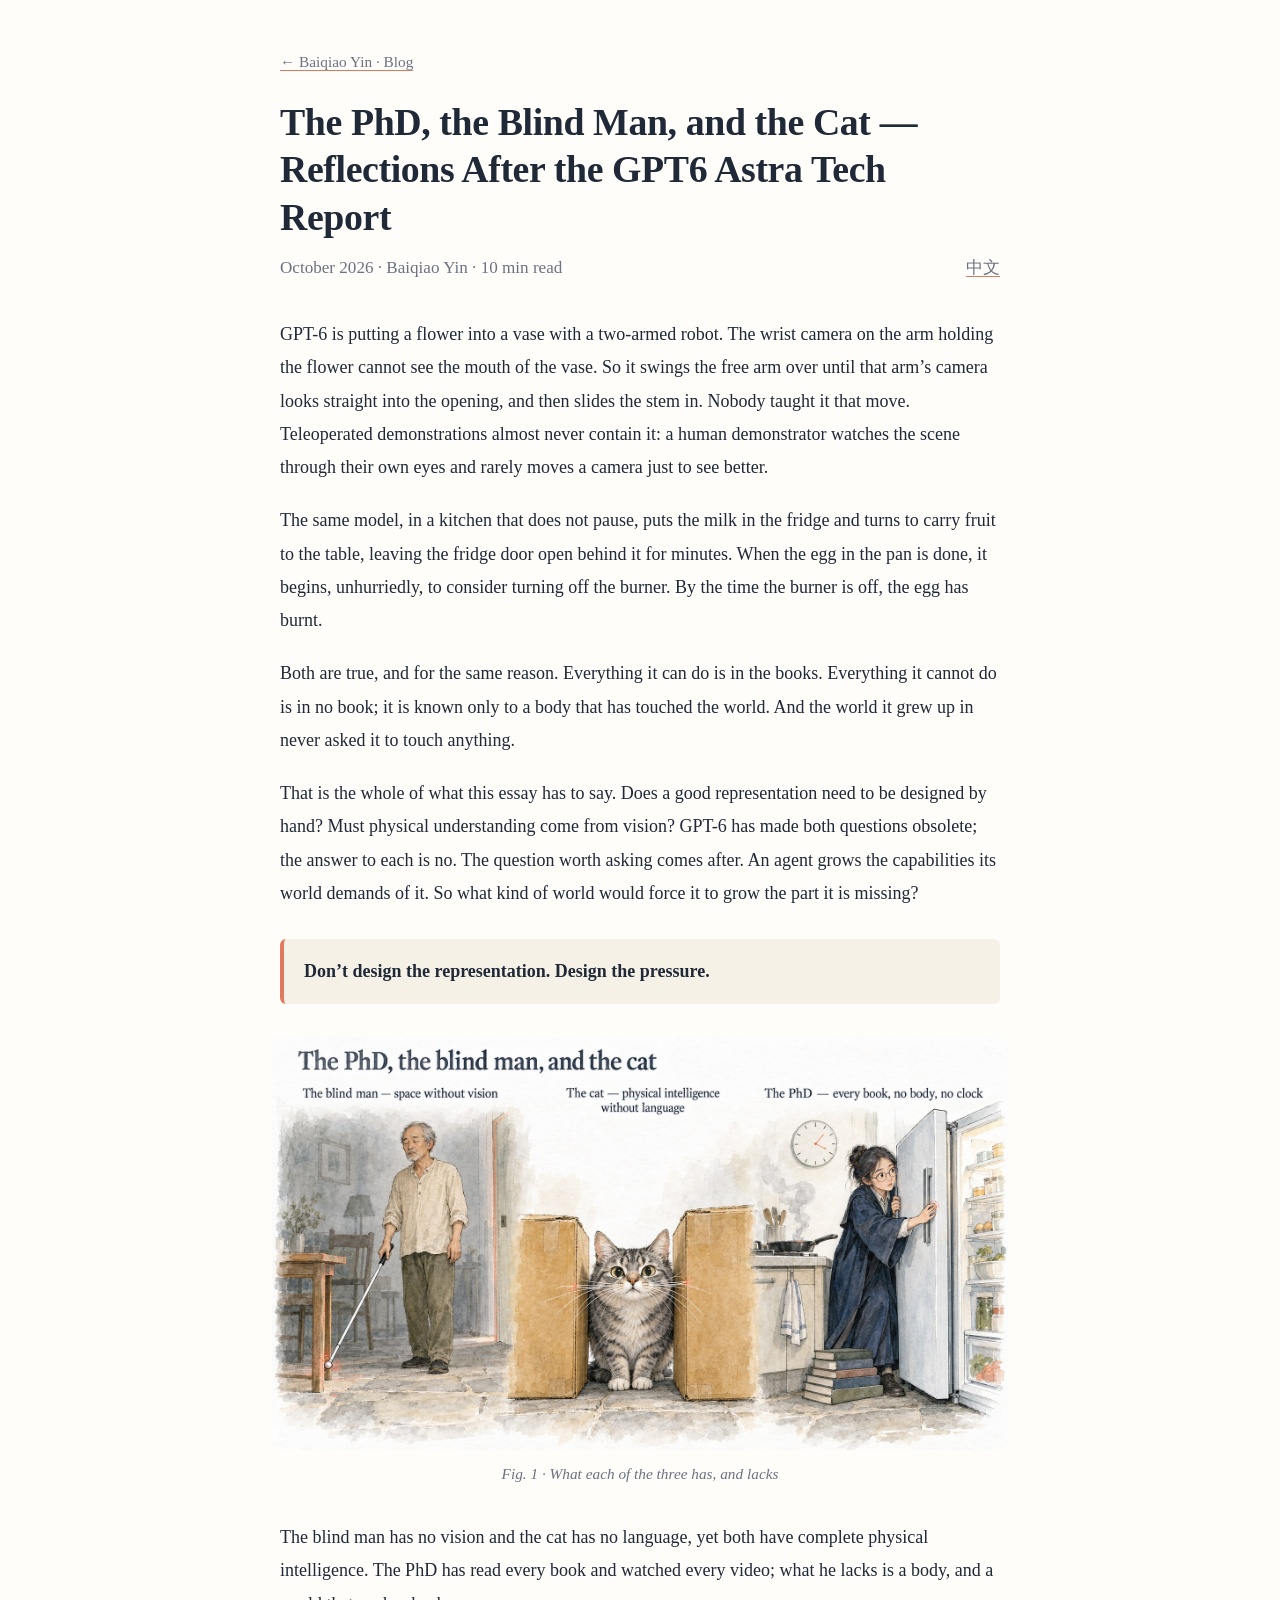
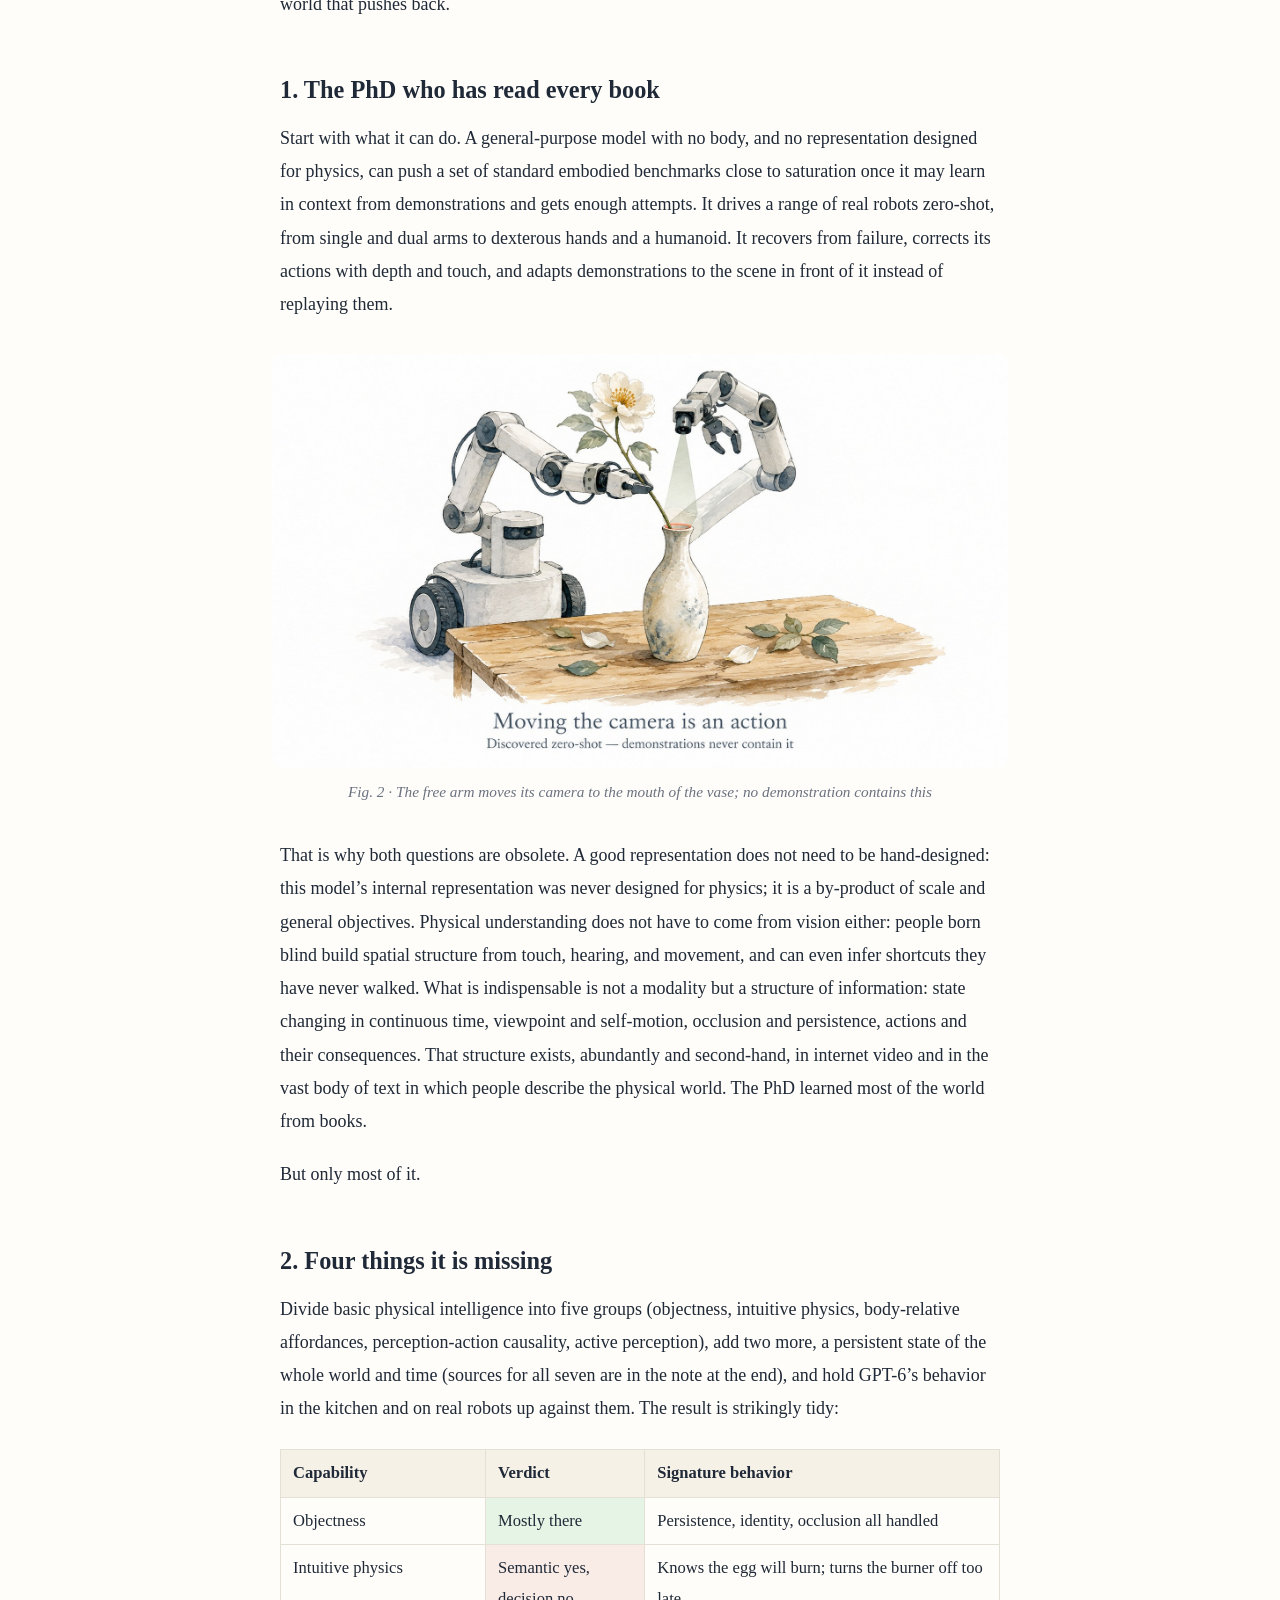
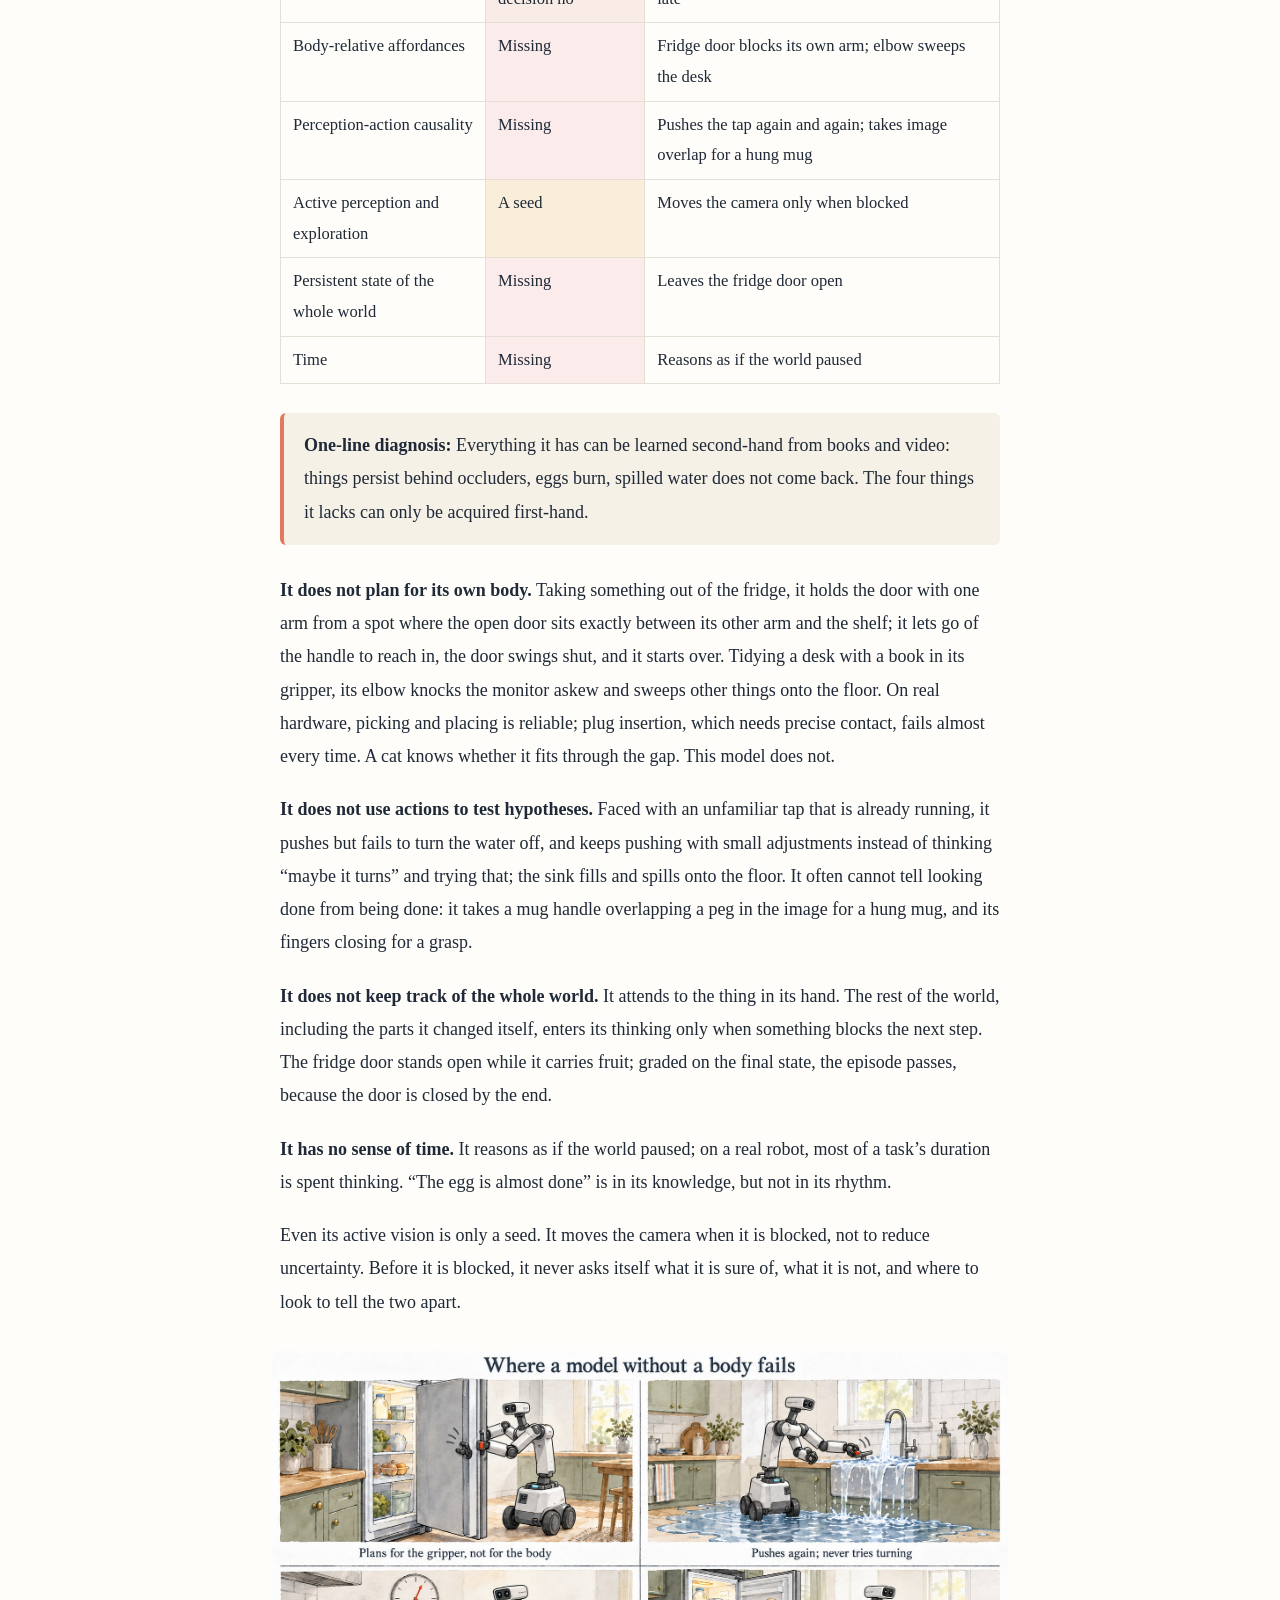
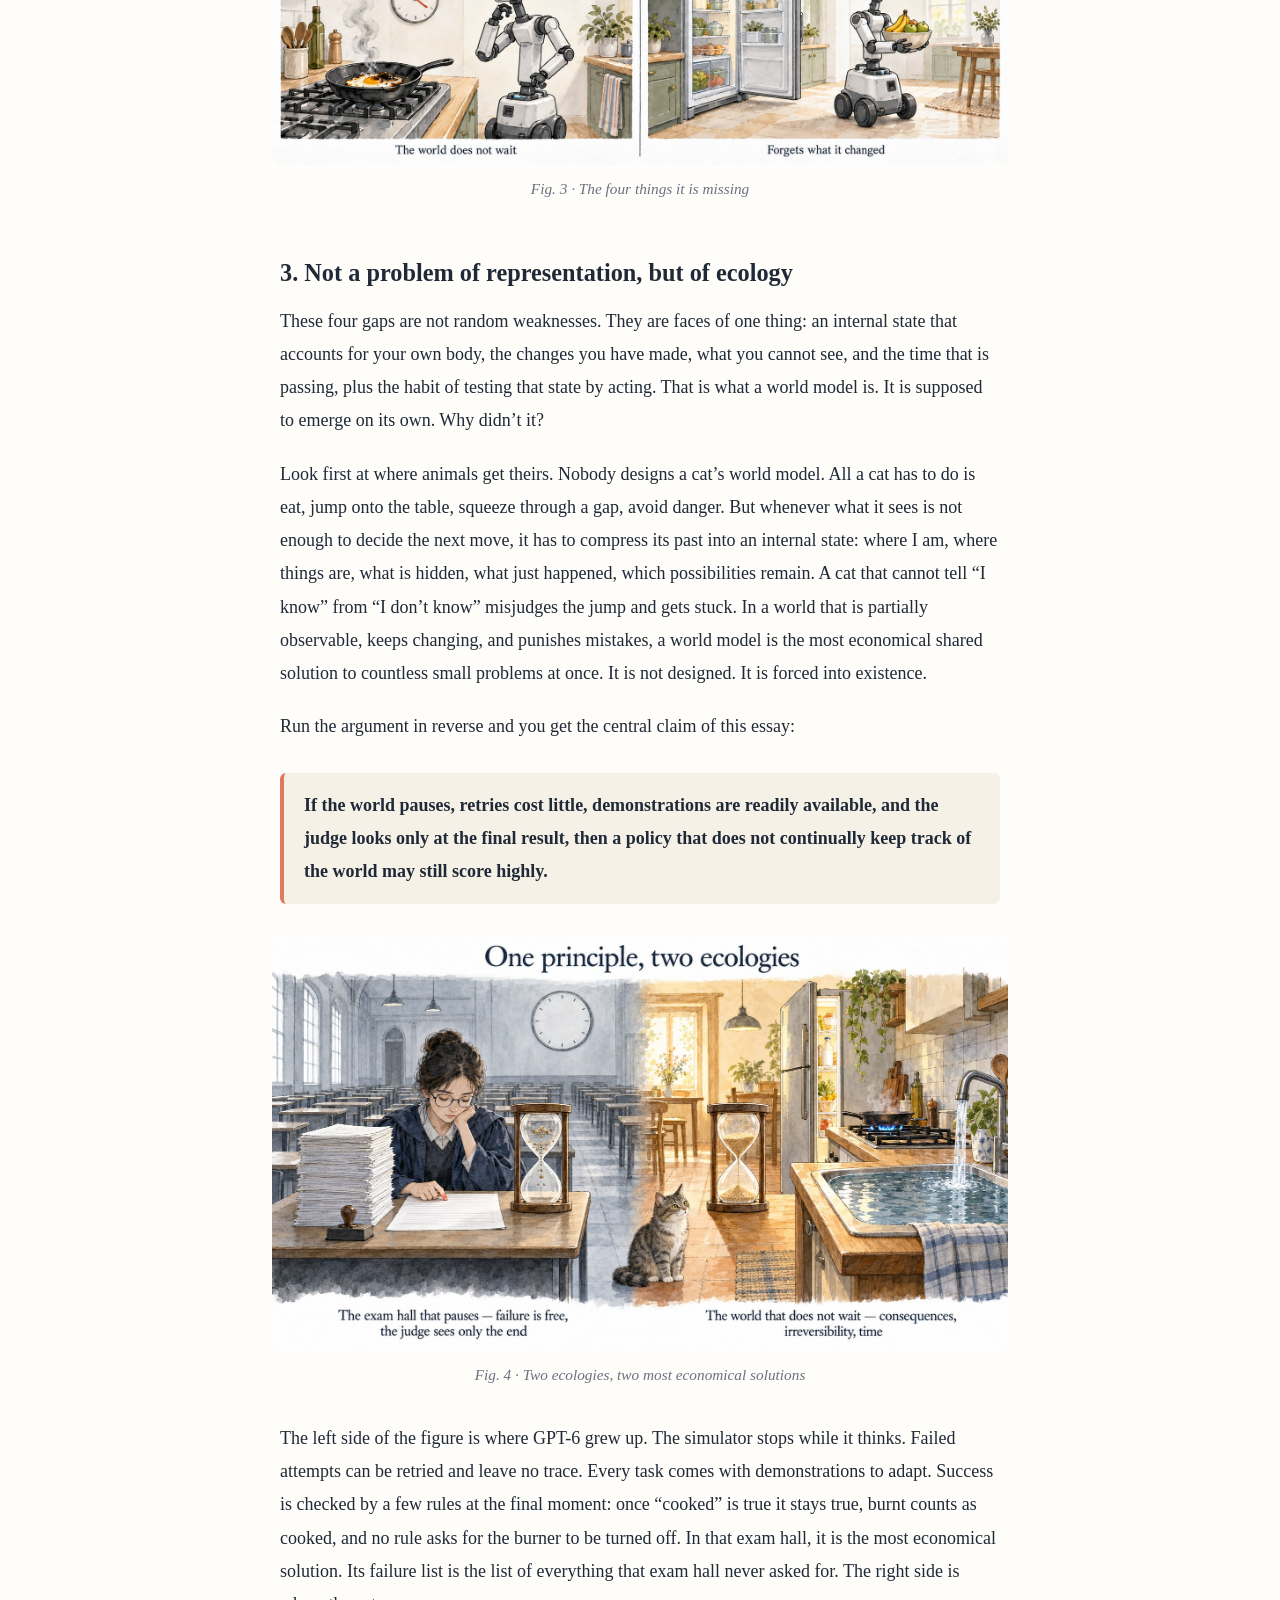
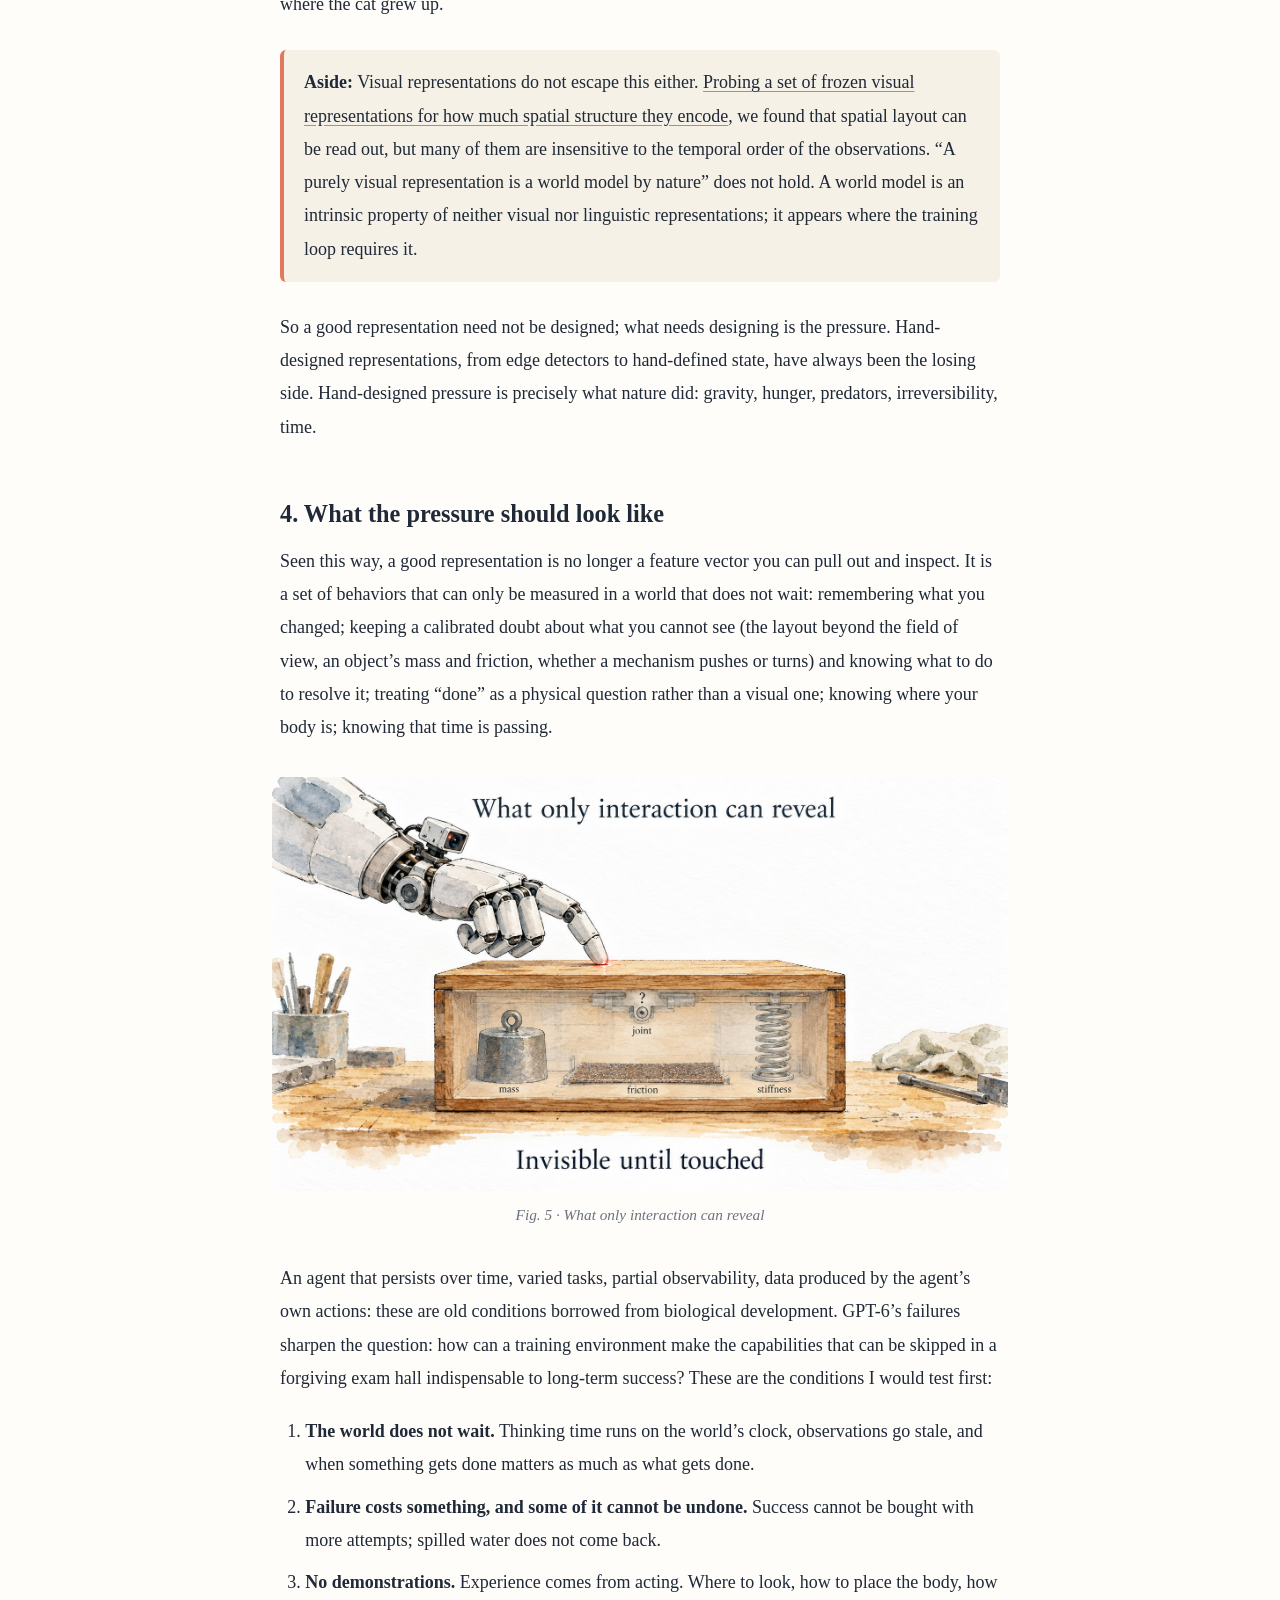
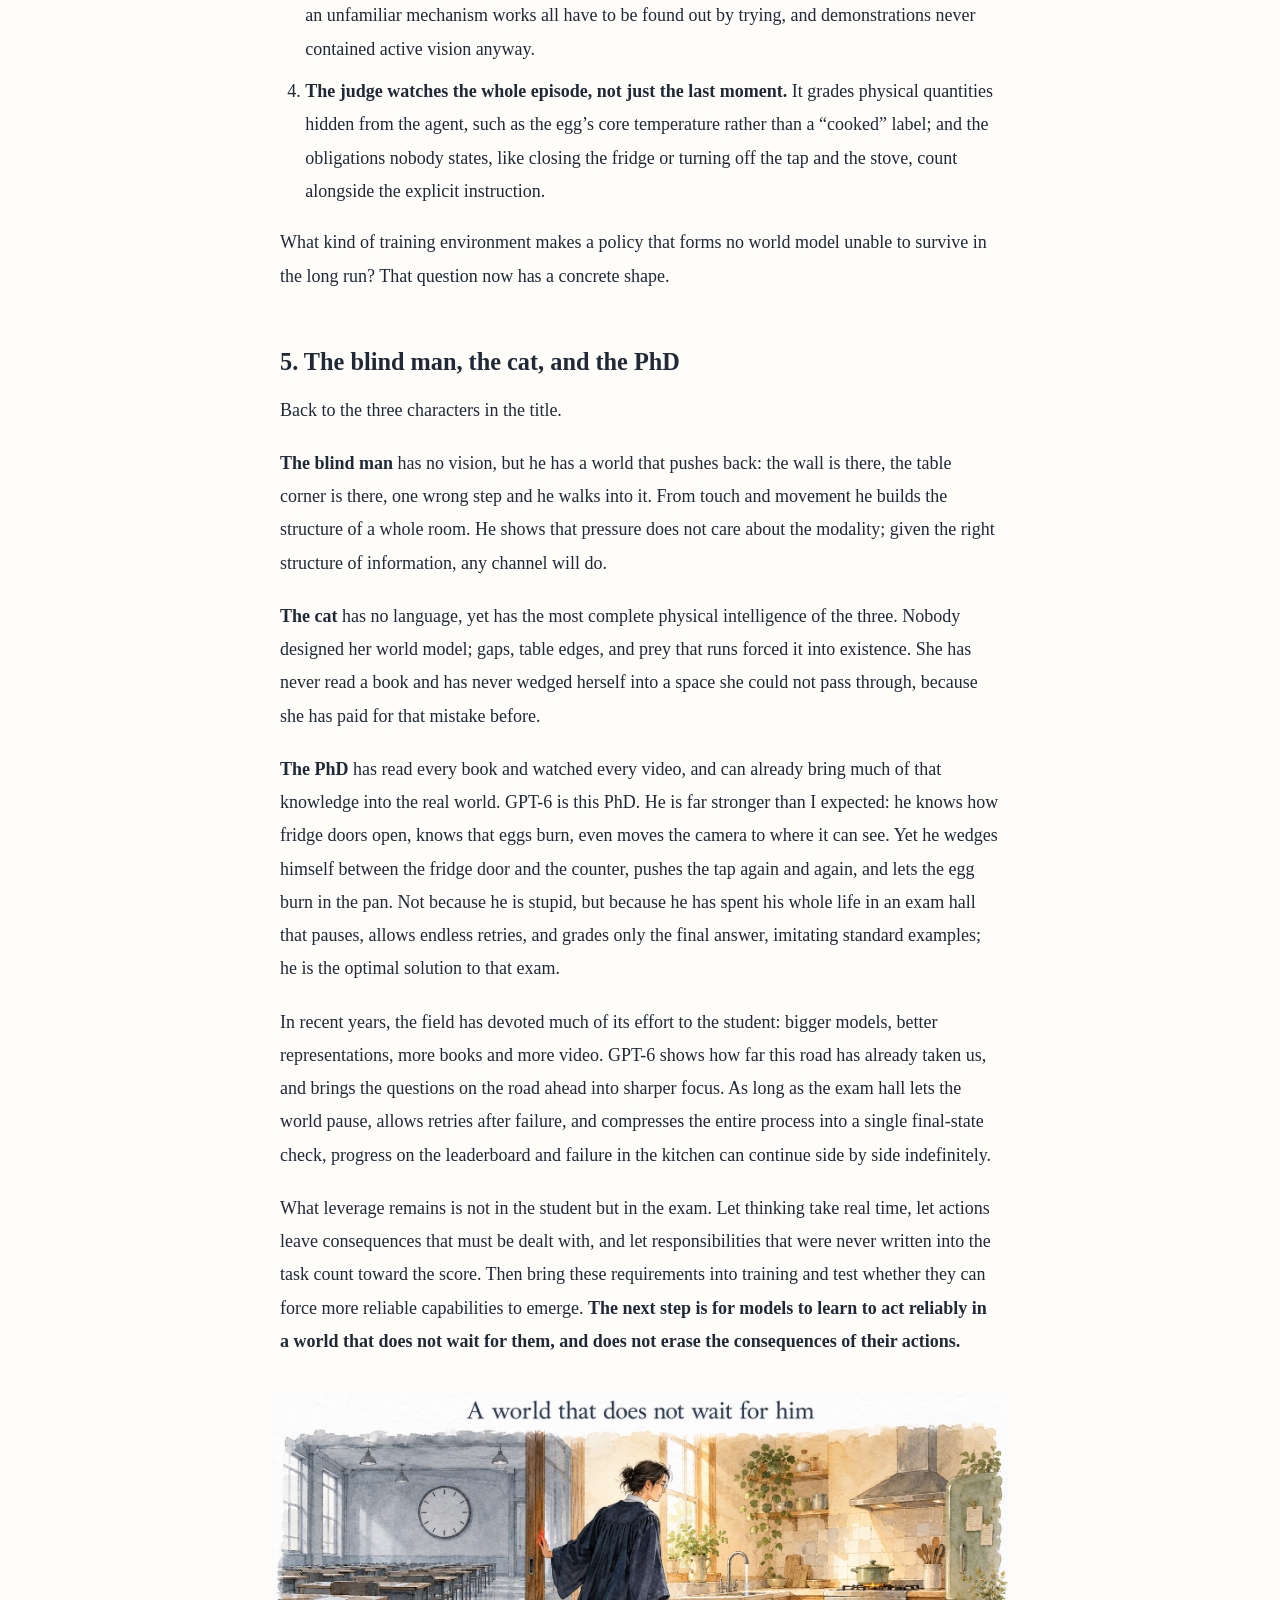
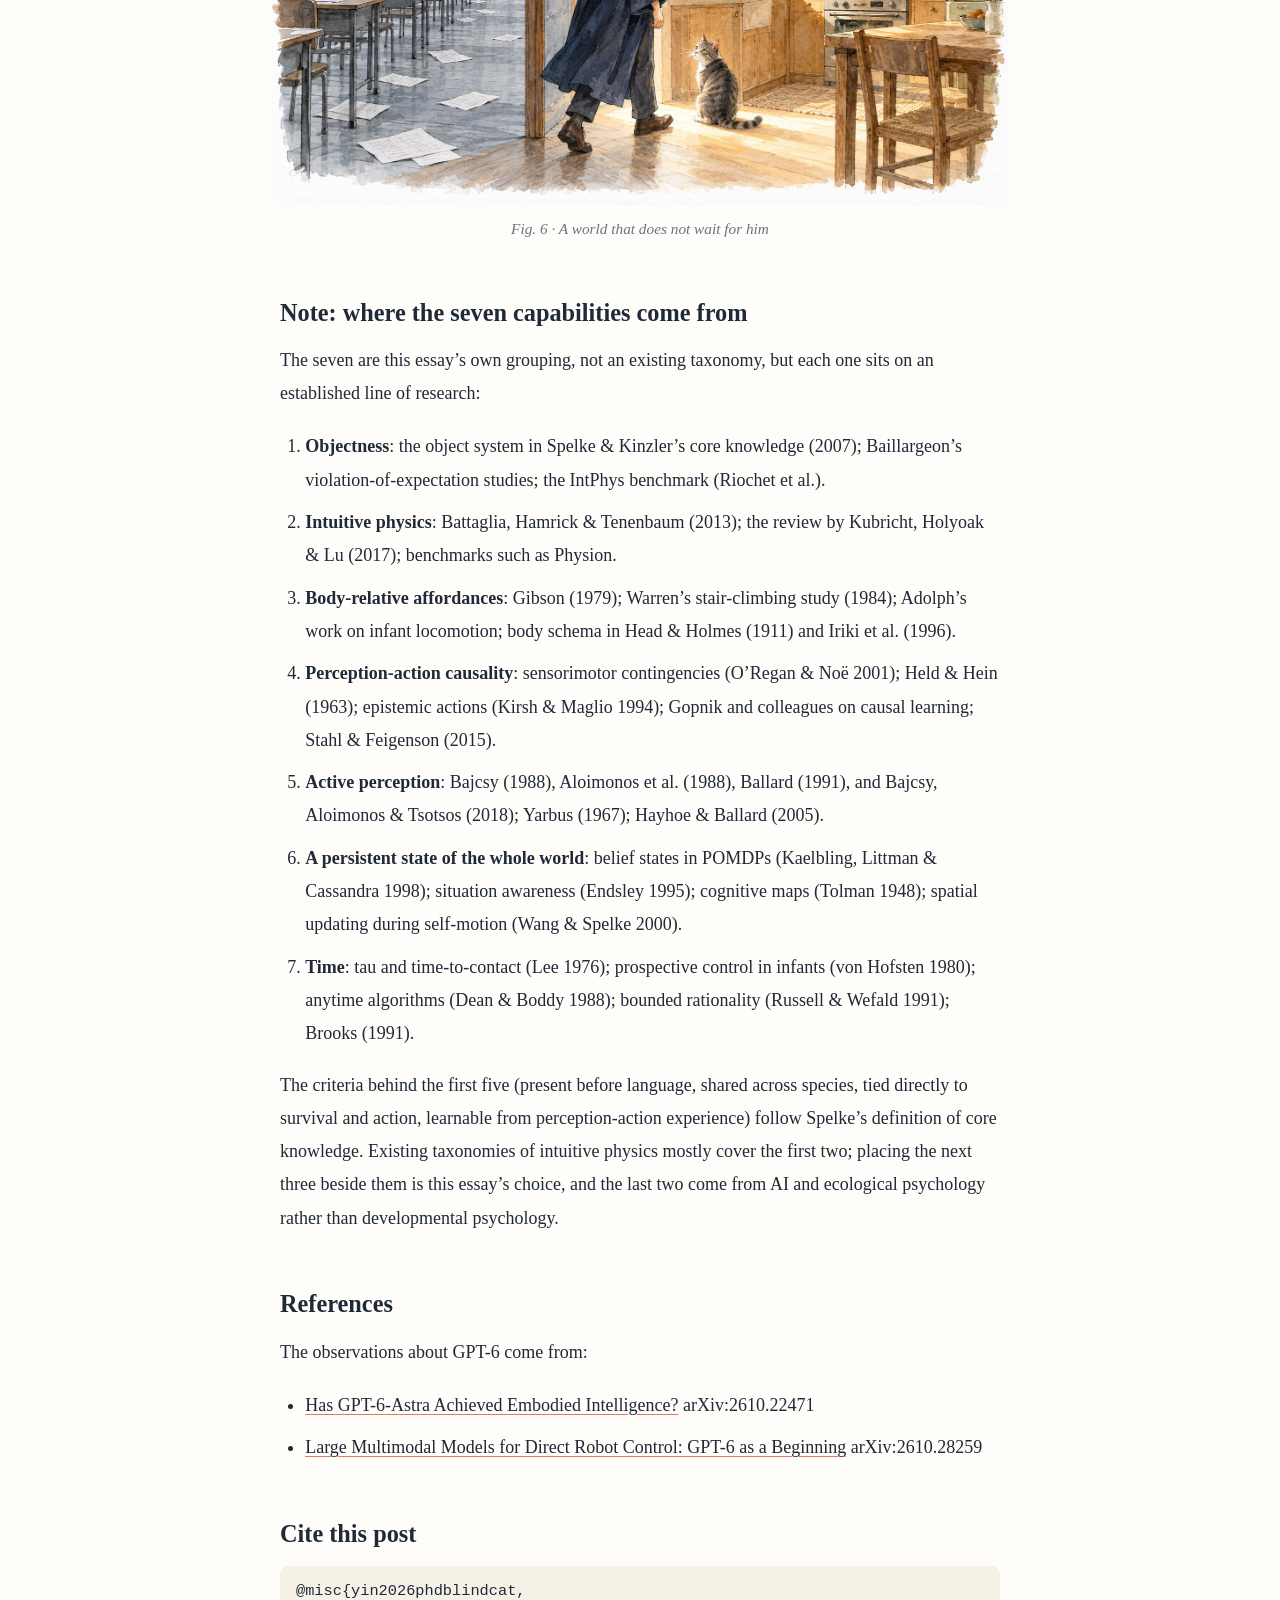
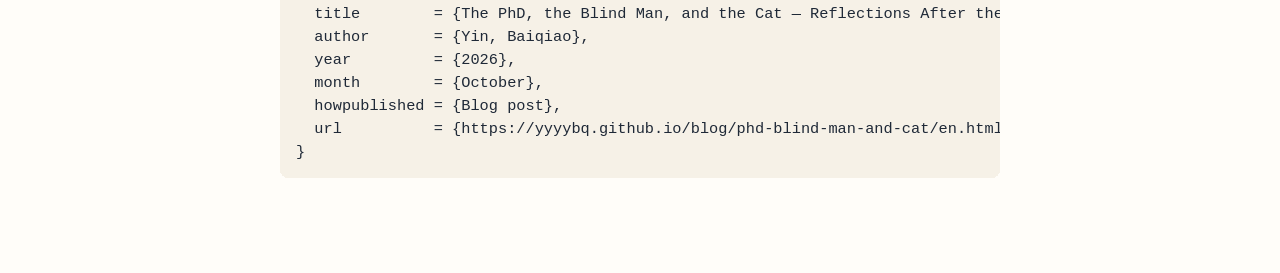
<file: blog/phd-blind-man-and-cat/en.html>
<!doctype html>
<html lang="en">
<head>
<meta charset="utf-8">
<meta name="viewport" content="width=device-width, initial-scale=1, viewport-fit=cover">
<title>The PhD, the Blind Man, and the Cat — Reflections After the GPT6 Astra Tech Report</title>
<meta property="og:title" content="The PhD, the Blind Man, and the Cat — Reflections After the GPT6 Astra Tech Report">
<meta property="og:image" content="https://yyyybq.github.io/blog/phd-blind-man-and-cat/images/fig1_hero.jpg">
<style>
:root{--ink:#1f2937;--muted:#6b7280;--paper:#fffdf9;--rule:#e5e0d6;--accent:#e07a5f;--tint:#f6f1e7;
--green:#e5f4e4;--orange:#f9ece7;--red:#fbebeb;--yellow:#f9eeda;color-scheme:light dark}
@media (prefers-color-scheme:dark){:root{--ink:#e8e6e1;--muted:#a1a1aa;--paper:#17171a;--rule:#33333a;--tint:#232327;
--green:#1f3a22;--orange:#3d2a1f;--red:#3d2222;--yellow:#3b331a}}
html{scroll-padding-top:env(safe-area-inset-top,0px)}
body{margin:0;background:var(--paper);color:var(--ink);font-family:Georgia,"Noto Serif","Noto Serif SC","Source Han Serif SC","Songti SC",serif;
font-size:18px;line-height:1.85;padding:env(safe-area-inset-top,0px) 0 env(safe-area-inset-bottom,0px)}
main{max-width:720px;margin:0 auto;padding:48px 20px 80px}
h1{font-size:2.1em;line-height:1.25;margin:0 0 .3em;letter-spacing:-.01em}
h2{font-size:1.35em;margin:2.2em 0 .6em;line-height:1.35}
p{margin:0 0 1.1em}
.byline{color:var(--muted);font-size:.95em;margin-bottom:2em;display:flex;justify-content:space-between;flex-wrap:wrap;gap:8px}
.byline a{color:var(--muted)}
a{color:inherit;text-decoration-color:var(--accent);text-underline-offset:3px}
blockquote{margin:1.6em 0;padding:16px 20px;background:var(--tint);border-left:4px solid var(--accent);border-radius:6px}
blockquote p{margin:0}
figure{margin:1.8em -8px}
figure img{width:100%;height:auto;display:block;border-radius:8px}
figcaption{color:var(--muted);font-size:.85em;text-align:center;margin-top:10px;font-style:italic}
table{border-collapse:collapse;width:100%;margin:1.4em 0;font-size:.92em;display:block;overflow-x:auto}
th,td{border:1px solid var(--rule);padding:8px 12px;text-align:left;vertical-align:top}
th{background:var(--tint)}
td.v-good{background:var(--green)} td.v-warn{background:var(--orange)} td.v-miss{background:var(--red)} td.v-seed{background:var(--yellow)}
pre{background:var(--tint);padding:14px 16px;border-radius:8px;overflow-x:auto;font-size:.85em;line-height:1.5}
code{font-family:ui-monospace,SFMono-Regular,Menlo,Consolas,monospace}
ol,ul{padding-left:1.4em} li{margin-bottom:.5em}
hr{border:0;border-top:1px solid var(--rule);margin:2.5em 0}
strong{font-weight:700}
p,li,td{overflow-wrap:anywhere}
.home-link{font-size:.85em;color:var(--muted);margin-bottom:1.5em}
</style>
<meta name="description" content="What GPT-6 lacks is not a better representation but the pressure that forces one into existence: a world that does not wait for it, and does not forgive it.">
<meta name="author" content="Baiqiao Yin">
<meta property="og:type" content="article">
<meta property="og:url" content="https://yyyybq.github.io/blog/phd-blind-man-and-cat/en.html">
<meta property="og:description" content="What GPT-6 lacks is not a better representation but the pressure that forces one into existence: a world that does not wait for it, and does not forgive it.">
<meta name="twitter:card" content="summary_large_image">
<link rel="canonical" href="https://yyyybq.github.io/blog/phd-blind-man-and-cat/en.html">
<link rel="alternate" hreflang="zh" href="https://yyyybq.github.io/blog/phd-blind-man-and-cat/">
<link rel="alternate" hreflang="en" href="https://yyyybq.github.io/blog/phd-blind-man-and-cat/en.html">
</head>
<body><main>
<nav class="home-link" aria-label="Blog navigation"><a href="../../#blog">← Baiqiao Yin · Blog</a></nav>
<h1>The PhD, the Blind Man, and the Cat — Reflections After the GPT6 Astra Tech Report</h1>
<p class="byline"><span>October 2026 · Baiqiao Yin · 10 min read</span><a href="./">中文</a></p>
<p>GPT-6 is putting a flower into a vase with a two-armed robot. The wrist camera on the arm holding the flower cannot see the mouth of the vase. So it swings the free arm over until that arm’s camera looks straight into the opening, and then slides the stem in. Nobody taught it that move. Teleoperated demonstrations almost never contain it: a human demonstrator watches the scene through their own eyes and rarely moves a camera just to see better.</p>
<p>The same model, in a kitchen that does not pause, puts the milk in the fridge and turns to carry fruit to the table, leaving the fridge door open behind it for minutes. When the egg in the pan is done, it begins, unhurriedly, to consider turning off the burner. By the time the burner is off, the egg has burnt.</p>
<p>Both are true, and for the same reason. Everything it can do is in the books. Everything it cannot do is in no book; it is known only to a body that has touched the world. And the world it grew up in never asked it to touch anything.</p>
<p>That is the whole of what this essay has to say. Does a good representation need to be designed by hand? Must physical understanding come from vision? GPT-6 has made both questions obsolete; the answer to each is no. The question worth asking comes after. An agent grows the capabilities its world demands of it. So what kind of world would force it to grow the part it is missing?</p>
<blockquote>
<p><strong>Don’t design the representation. Design the pressure.</strong></p>
</blockquote>
<figure><img alt="Fig. 1 · What each of the three has, and lacks" src="images/fig1_hero.jpg" loading="lazy"><figcaption>Fig. 1 · What each of the three has, and lacks</figcaption></figure>
<p>The blind man has no vision and the cat has no language, yet both have complete physical intelligence. The PhD has read every book and watched every video; what he lacks is a body, and a world that pushes back.</p>
<h2>1. The PhD who has read every book</h2>
<p>Start with what it can do. A general-purpose model with no body, and no representation designed for physics, can push a set of standard embodied benchmarks close to saturation once it may learn in context from demonstrations and gets enough attempts. It drives a range of real robots zero-shot, from single and dual arms to dexterous hands and a humanoid. It recovers from failure, corrects its actions with depth and touch, and adapts demonstrations to the scene in front of it instead of replaying them.</p>
<figure><img alt="Fig. 2 · The free arm moves its camera to the mouth of the vase; no demonstration contains this" src="images/fig2_active_vision.jpg" loading="lazy"><figcaption>Fig. 2 · The free arm moves its camera to the mouth of the vase; no demonstration contains this</figcaption></figure>
<p>That is why both questions are obsolete. A good representation does not need to be hand-designed: this model’s internal representation was never designed for physics; it is a by-product of scale and general objectives. Physical understanding does not have to come from vision either: people born blind build spatial structure from touch, hearing, and movement, and can even infer shortcuts they have never walked. What is indispensable is not a modality but a structure of information: state changing in continuous time, viewpoint and self-motion, occlusion and persistence, actions and their consequences. That structure exists, abundantly and second-hand, in internet video and in the vast body of text in which people describe the physical world. The PhD learned most of the world from books.</p>
<p>But only most of it.</p>
<h2>2. Four things it is missing</h2>
<p>Divide basic physical intelligence into five groups (objectness, intuitive physics, body-relative affordances, perception-action causality, active perception), add two more, a persistent state of the whole world and time (sources for all seven are in the note at the end), and hold GPT-6’s behavior in the kitchen and on real robots up against them. The result is strikingly tidy:</p>
<table>
<thead>
<tr>
<th>Capability</th>
<th>Verdict</th>
<th>Signature behavior</th>
</tr>
</thead>
<tbody>
<tr>
<td>Objectness</td>
<td class="v-good">Mostly there</td>
<td>Persistence, identity, occlusion all handled</td>
</tr>
<tr>
<td>Intuitive physics</td>
<td class="v-warn">Semantic yes, decision no</td>
<td>Knows the egg will burn; turns the burner off too late</td>
</tr>
<tr>
<td>Body-relative affordances</td>
<td class="v-miss">Missing</td>
<td>Fridge door blocks its own arm; elbow sweeps the desk</td>
</tr>
<tr>
<td>Perception-action causality</td>
<td class="v-miss">Missing</td>
<td>Pushes the tap again and again; takes image overlap for a hung mug</td>
</tr>
<tr>
<td>Active perception and exploration</td>
<td class="v-seed">A seed</td>
<td>Moves the camera only when blocked</td>
</tr>
<tr>
<td>Persistent state of the whole world</td>
<td class="v-miss">Missing</td>
<td>Leaves the fridge door open</td>
</tr>
<tr>
<td>Time</td>
<td class="v-miss">Missing</td>
<td>Reasons as if the world paused</td>
</tr>
</tbody>
</table>
<blockquote>
<p><strong>One-line diagnosis:</strong> Everything it has can be learned second-hand from books and video: things persist behind occluders, eggs burn, spilled water does not come back. The four things it lacks can only be acquired first-hand.</p>
</blockquote>
<p><strong>It does not plan for its own body.</strong> Taking something out of the fridge, it holds the door with one arm from a spot where the open door sits exactly between its other arm and the shelf; it lets go of the handle to reach in, the door swings shut, and it starts over. Tidying a desk with a book in its gripper, its elbow knocks the monitor askew and sweeps other things onto the floor. On real hardware, picking and placing is reliable; plug insertion, which needs precise contact, fails almost every time. A cat knows whether it fits through the gap. This model does not.</p>
<p><strong>It does not use actions to test hypotheses.</strong> Faced with an unfamiliar tap that is already running, it pushes but fails to turn the water off, and keeps pushing with small adjustments instead of thinking “maybe it turns” and trying that; the sink fills and spills onto the floor. It often cannot tell looking done from being done: it takes a mug handle overlapping a peg in the image for a hung mug, and its fingers closing for a grasp.</p>
<p><strong>It does not keep track of the whole world.</strong> It attends to the thing in its hand. The rest of the world, including the parts it changed itself, enters its thinking only when something blocks the next step. The fridge door stands open while it carries fruit; graded on the final state, the episode passes, because the door is closed by the end.</p>
<p><strong>It has no sense of time.</strong> It reasons as if the world paused; on a real robot, most of a task’s duration is spent thinking. “The egg is almost done” is in its knowledge, but not in its rhythm.</p>
<p>Even its active vision is only a seed. It moves the camera when it is blocked, not to reduce uncertainty. Before it is blocked, it never asks itself what it is sure of, what it is not, and where to look to tell the two apart.</p>
<figure><img alt="Fig. 3 · The four things it is missing" src="images/fig3_failures.jpg" loading="lazy"><figcaption>Fig. 3 · The four things it is missing</figcaption></figure>
<h2>3. Not a problem of representation, but of ecology</h2>
<p>These four gaps are not random weaknesses. They are faces of one thing: an internal state that accounts for your own body, the changes you have made, what you cannot see, and the time that is passing, plus the habit of testing that state by acting. That is what a world model is. It is supposed to emerge on its own. Why didn’t it?</p>
<p>Look first at where animals get theirs. Nobody designs a cat’s world model. All a cat has to do is eat, jump onto the table, squeeze through a gap, avoid danger. But whenever what it sees is not enough to decide the next move, it has to compress its past into an internal state: where I am, where things are, what is hidden, what just happened, which possibilities remain. A cat that cannot tell “I know” from “I don’t know” misjudges the jump and gets stuck. In a world that is partially observable, keeps changing, and punishes mistakes, a world model is the most economical shared solution to countless small problems at once. It is not designed. It is forced into existence.</p>
<p>Run the argument in reverse and you get the central claim of this essay:</p>
<blockquote>
<p><strong>If the world pauses, retries cost little, demonstrations are readily available, and the judge looks only at the final result, then a policy that does not continually keep track of the world may still score highly.</strong></p>
</blockquote>
<figure><img alt="Fig. 4 · Two ecologies, two most economical solutions" src="images/fig4_two_ecologies.jpg" loading="lazy"><figcaption>Fig. 4 · Two ecologies, two most economical solutions</figcaption></figure>
<p>The left side of the figure is where GPT-6 grew up. The simulator stops while it thinks. Failed attempts can be retried and leave no trace. Every task comes with demonstrations to adapt. Success is checked by a few rules at the final moment: once “cooked” is true it stays true, burnt counts as cooked, and no rule asks for the burner to be turned off. In that exam hall, it is the most economical solution. Its failure list is the list of everything that exam hall never asked for. The right side is where the cat grew up.</p>
<blockquote>
<p><strong>Aside:</strong> Visual representations do not escape this either. <a href="https://yyyybq.github.io/probing-spatial-state/">Probing a set of frozen visual representations for how much spatial structure they encode</a>, we found that spatial layout can be read out, but many of them are insensitive to the temporal order of the observations. “A purely visual representation is a world model by nature” does not hold. A world model is an intrinsic property of neither visual nor linguistic representations; it appears where the training loop requires it.</p>
</blockquote>
<p>So a good representation need not be designed; what needs designing is the pressure. Hand-designed representations, from edge detectors to hand-defined state, have always been the losing side. Hand-designed pressure is precisely what nature did: gravity, hunger, predators, irreversibility, time.</p>
<h2>4. What the pressure should look like</h2>
<p>Seen this way, a good representation is no longer a feature vector you can pull out and inspect. It is a set of behaviors that can only be measured in a world that does not wait: remembering what you changed; keeping a calibrated doubt about what you cannot see (the layout beyond the field of view, an object’s mass and friction, whether a mechanism pushes or turns) and knowing what to do to resolve it; treating “done” as a physical question rather than a visual one; knowing where your body is; knowing that time is passing.</p>
<figure><img alt="Fig. 5 · What only interaction can reveal" src="images/fig5_hidden.jpg" loading="lazy"><figcaption>Fig. 5 · What only interaction can reveal</figcaption></figure>
<p>An agent that persists over time, varied tasks, partial observability, data produced by the agent’s own actions: these are old conditions borrowed from biological development. GPT-6’s failures sharpen the question: how can a training environment make the capabilities that can be skipped in a forgiving exam hall indispensable to long-term success? These are the conditions I would test first:</p>
<ol>
<li><strong>The world does not wait.</strong> Thinking time runs on the world’s clock, observations go stale, and when something gets done matters as much as what gets done.</li>
<li><strong>Failure costs something, and some of it cannot be undone.</strong> Success cannot be bought with more attempts; spilled water does not come back.</li>
<li><strong>No demonstrations.</strong> Experience comes from acting. Where to look, how to place the body, how an unfamiliar mechanism works all have to be found out by trying, and demonstrations never contained active vision anyway.</li>
<li><strong>The judge watches the whole episode, not just the last moment.</strong> It grades physical quantities hidden from the agent, such as the egg’s core temperature rather than a “cooked” label; and the obligations nobody states, like closing the fridge or turning off the tap and the stove, count alongside the explicit instruction.</li>
</ol>
<p>What kind of training environment makes a policy that forms no world model unable to survive in the long run? That question now has a concrete shape.</p>
<h2>5. The blind man, the cat, and the PhD</h2>
<p>Back to the three characters in the title.</p>
<p><strong>The blind man</strong> has no vision, but he has a world that pushes back: the wall is there, the table corner is there, one wrong step and he walks into it. From touch and movement he builds the structure of a whole room. He shows that pressure does not care about the modality; given the right structure of information, any channel will do.</p>
<p><strong>The cat</strong> has no language, yet has the most complete physical intelligence of the three. Nobody designed her world model; gaps, table edges, and prey that runs forced it into existence. She has never read a book and has never wedged herself into a space she could not pass through, because she has paid for that mistake before.</p>
<p><strong>The PhD</strong> has read every book and watched every video, and can already bring much of that knowledge into the real world. GPT-6 is this PhD. He is far stronger than I expected: he knows how fridge doors open, knows that eggs burn, even moves the camera to where it can see. Yet he wedges himself between the fridge door and the counter, pushes the tap again and again, and lets the egg burn in the pan. Not because he is stupid, but because he has spent his whole life in an exam hall that pauses, allows endless retries, and grades only the final answer, imitating standard examples; he is the optimal solution to that exam.</p>
<p>In recent years, the field has devoted much of its effort to the student: bigger models, better representations, more books and more video. GPT-6 shows how far this road has already taken us, and brings the questions on the road ahead into sharper focus. As long as the exam hall lets the world pause, allows retries after failure, and compresses the entire process into a single final-state check, progress on the leaderboard and failure in the kitchen can continue side by side indefinitely.</p>
<p>What leverage remains is not in the student but in the exam. Let thinking take real time, let actions leave consequences that must be dealt with, and let responsibilities that were never written into the task count toward the score. Then bring these requirements into training and test whether they can force more reliable capabilities to emerge. <strong>The next step is for models to learn to act reliably in a world that does not wait for them, and does not erase the consequences of their actions.</strong></p>
<figure><img alt="Fig. 6 · A world that does not wait for him" src="images/fig6_closing.jpg" loading="lazy"><figcaption>Fig. 6 · A world that does not wait for him</figcaption></figure>
<h2>Note: where the seven capabilities come from</h2>
<p>The seven are this essay’s own grouping, not an existing taxonomy, but each one sits on an established line of research:</p>
<ol>
<li><strong>Objectness</strong>: the object system in Spelke &amp; Kinzler’s core knowledge (2007); Baillargeon’s violation-of-expectation studies; the IntPhys benchmark (Riochet et al.).</li>
<li><strong>Intuitive physics</strong>: Battaglia, Hamrick &amp; Tenenbaum (2013); the review by Kubricht, Holyoak &amp; Lu (2017); benchmarks such as Physion.</li>
<li><strong>Body-relative affordances</strong>: Gibson (1979); Warren’s stair-climbing study (1984); Adolph’s work on infant locomotion; body schema in Head &amp; Holmes (1911) and Iriki et al. (1996).</li>
<li><strong>Perception-action causality</strong>: sensorimotor contingencies (O’Regan &amp; Noë 2001); Held &amp; Hein (1963); epistemic actions (Kirsh &amp; Maglio 1994); Gopnik and colleagues on causal learning; Stahl &amp; Feigenson (2015).</li>
<li><strong>Active perception</strong>: Bajcsy (1988), Aloimonos et al. (1988), Ballard (1991), and Bajcsy, Aloimonos &amp; Tsotsos (2018); Yarbus (1967); Hayhoe &amp; Ballard (2005).</li>
<li><strong>A persistent state of the whole world</strong>: belief states in POMDPs (Kaelbling, Littman &amp; Cassandra 1998); situation awareness (Endsley 1995); cognitive maps (Tolman 1948); spatial updating during self-motion (Wang &amp; Spelke 2000).</li>
<li><strong>Time</strong>: tau and time-to-contact (Lee 1976); prospective control in infants (von Hofsten 1980); anytime algorithms (Dean &amp; Boddy 1988); bounded rationality (Russell &amp; Wefald 1991); Brooks (1991).</li>
</ol>
<p>The criteria behind the first five (present before language, shared across species, tied directly to survival and action, learnable from perception-action experience) follow Spelke’s definition of core knowledge. Existing taxonomies of intuitive physics mostly cover the first two; placing the next three beside them is this essay’s choice, and the last two come from AI and ecological psychology rather than developmental psychology.</p>
<h2>References</h2>
<p>The observations about GPT-6 come from:</p>
<ul>
<li><a href="https://arxiv.org/abs/2610.22471">Has GPT-6-Astra Achieved Embodied Intelligence?</a> arXiv:2610.22471</li>
<li><a href="https://arxiv.org/abs/2610.28259">Large Multimodal Models for Direct Robot Control: GPT-6 as a Beginning</a> arXiv:2610.28259</li>
</ul>
<h2>Cite this post</h2>
<pre><code class="language-bibtex">@misc{yin2026phdblindcat,
  title        = {The PhD, the Blind Man, and the Cat — Reflections After the GPT6 Astra Tech Report},
  author       = {Yin, Baiqiao},
  year         = {2026},
  month        = {October},
  howpublished = {Blog post},
  url          = {https://yyyybq.github.io/blog/phd-blind-man-and-cat/en.html}
}
</code></pre>
</main></body></html>
</file>
<file: ele/styles.css>
:root {
  color-scheme: light;
  --paper: #f6f2e9;
  --ink: #3b3933;
  --ink-soft: #625f57;
  --muted: #817b70;
  --teal: #70827a;
  --sage: #8e9d7b;
  --sage-soft: #e6e7d8;
  --gold: #c7ad79;
  --gold-soft: #f1e2ca;
  --rust: #c48d75;
  --rust-deep: #b07862;
  --lilac: #aaa0bd;
  --line: #ded7ca;
  --surface: #fbf9f4;
  --dark: #26251f;
  --content: 1180px;
  --radius: 10px;
}
* {
  box-sizing: border-box;
}
[hidden] {
  display: none !important;
}
html {
  scroll-behavior: smooth;
  scroll-padding-top: 76px;
}
body {
  margin: 0;
  font: 17px/1.62 Inter, system-ui, -apple-system, "Segoe UI", Arial, sans-serif;
  color: var(--ink);
  background: linear-gradient(112deg, #f8fbf8 0%, #fdfbf7 48%, #fcf8f5 100%) fixed;
}
img,
video {
  display: block;
  max-width: 100%;
}
a {
  color: inherit;
  text-decoration: none;
}
button {
  font: inherit;
  cursor: pointer;
  color: inherit;
}
h1,
h2,
h3,
p {
  margin: 0;
}
h2 {
  font-size: 36px;
  line-height: 1.2;
  font-weight: 760;
}
h3 {
  font-size: 19px;
  line-height: 1.35;
  font-weight: 700;
}
code,
pre {
  font-family: ui-monospace, "SFMono-Regular", Menlo, Consolas, monospace;
}
.ico {
  width: 18px;
  height: 18px;
  flex: none;
  fill: none;
  stroke: currentColor;
  stroke-width: 1.8;
  stroke-linecap: round;
  stroke-linejoin: round;
}
.wrap {
  width: min(var(--content), 100% - 48px);
  margin-inline: auto;
}
.skip-link {
  position: absolute;
  left: -999px;
  top: 8px;
  z-index: 100;
  background: var(--ink);
  color: #fff;
  padding: 8px 12px;
  border-radius: 6px;
}
.skip-link:focus {
  left: 8px;
}
:focus-visible {
  outline: 2px solid var(--teal);
  outline-offset: 2px;
}

/* ── header ─────────────────────────────── */
.site-header {
  position: sticky;
  top: 0;
  z-index: 40;
  background: rgba(251, 249, 244, 0.86);
  backdrop-filter: blur(12px);
  border-bottom: 1px solid var(--line);
}
.nav-inner {
  width: min(var(--content), 100% - 48px);
  margin-inline: auto;
  height: 60px;
  display: flex;
  align-items: center;
  justify-content: space-between;
  gap: 20px;
}
.brand {
  display: inline-flex;
  align-items: center;
  gap: 10px;
  font-weight: 800;
  font-size: 17px;
}
#site-nav {
  display: flex;
  gap: 4px;
}
#site-nav a {
  font-size: 14px;
  font-weight: 600;
  color: var(--ink-soft);
  padding: 6px 11px;
  border-radius: 6px;
}
#site-nav a:hover,
#site-nav a.is-active {
  color: var(--ink);
  background: var(--sage-soft);
}
.reading-progress {
  height: 2px;
}
.reading-progress span {
  display: block;
  height: 100%;
  width: 0;
  background: var(--rust);
}
.icon-button {
  display: inline-grid;
  place-items: center;
  width: 36px;
  height: 36px;
  border: 1px solid var(--line);
  border-radius: 8px;
  background: var(--surface);
}
.icon-button:hover {
  background: var(--sage-soft);
}
.mobile-menu {
  display: none;
}

/* ── masthead ───────────────────────────── */
.masthead {
  position: relative;
  isolation: isolate;
  text-align: center;
  padding: 58px 0 34px;
}
.masthead::before,
.masthead::after {
  content: "";
  position: absolute;
  left: 50%;
  width: 100vw;
  inset-block: 0;
  transform: translateX(-50%);
  pointer-events: none;
}
.masthead::before {
  z-index: -2;
  background: linear-gradient(110deg, rgba(187, 211, 199, 0.25), rgba(255, 250, 242, 0.28) 47%, rgba(228, 181, 161, 0.22));
  mask-image: linear-gradient(180deg, #000 0%, #000 72%, transparent 100%);
}
.masthead::after {
  z-index: -1;
  opacity: 0.72;
  background-image: linear-gradient(rgba(59, 57, 51, 0.025) 1px, transparent 1px),
    linear-gradient(90deg, rgba(59, 57, 51, 0.02) 1px, transparent 1px);
  background-size: 52px 52px;
  mask-image: linear-gradient(180deg, rgba(0, 0, 0, 0.8), transparent 96%);
}
.lab-line {
  font-size: 13px;
  font-weight: 800;
  text-transform: uppercase;
  letter-spacing: 0.14em;
  color: var(--teal);
  margin-bottom: 14px;
}
.project-title {
  font-size: 64px;
  line-height: 1.1;
  font-weight: 800;
  letter-spacing: -0.025em;
  margin-bottom: 12px;
}
.paper-title {
  font-size: 25px;
  line-height: 1.36;
  font-weight: 600;
  color: var(--ink-soft);
}
.authors {
  list-style: none;
  padding: 0;
  display: flex;
  flex-wrap: wrap;
  justify-content: center;
  gap: 4px 20px;
  max-width: 880px;
  margin: 24px auto 8px;
  font-size: 15px;
  color: #6d7b7d;
}
.authors sup,
.affiliations sup {
  margin-left: 1px;
}
.affiliations {
  display: flex;
  flex-wrap: wrap;
  justify-content: center;
  gap: 6px 18px;
  font-size: 13px;
  color: var(--muted);
}
.resources {
  display: flex;
  justify-content: center;
  flex-wrap: wrap;
  gap: 10px;
  margin-top: 26px;
}
.button {
  display: inline-flex;
  align-items: center;
  gap: 8px;
  min-height: 40px;
  padding: 8px 17px;
  border: 1px solid var(--line);
  border-radius: 7px;
  font-size: 14px;
  font-weight: 700;
  background: var(--surface);
  transition: background 0.15s, border-color 0.15s;
}
.button:hover {
  background: var(--sage-soft);
  border-color: var(--sage);
}
.button.primary {
  background: var(--rust);
  border-color: var(--rust);
  color: #fffaf3;
}
.button.primary:hover {
  background: var(--rust-deep);
}
.button.is-soon {
  opacity: 0.55;
  pointer-events: none;
}
.button.is-soon::after {
  content: "soon";
  font-size: 11px;
  font-weight: 600;
  text-transform: uppercase;
  letter-spacing: 0.06em;
  margin-left: 2px;
}

/* ── scene panel ────────────────────────── */
.scene-section {
  padding: 6px 0 64px;
}
.scene-shell {
  border: 1px solid var(--line);
  border-radius: 14px;
  background: var(--surface);
  box-shadow: 0 18px 60px rgba(52, 56, 45, 0.08);
  overflow: hidden;
}
.scene-toolbar {
  display: flex;
  align-items: center;
  justify-content: space-between;
  gap: 12px;
  padding: 10px 14px;
  border-bottom: 1px solid var(--line);
}
.scene-identity {
  display: flex;
  align-items: center;
  gap: 10px;
  font-size: 14px;
  min-width: 0;
}
.status-dot {
  width: 8px;
  height: 8px;
  border-radius: 50%;
  background: var(--sage);
  box-shadow: 0 0 0 4px var(--sage-soft);
}
.scene-kind {
  color: var(--muted);
  white-space: nowrap;
}
.scene-actions {
  display: flex;
  gap: 8px;
}
.tool-button {
  display: inline-flex;
  align-items: center;
  gap: 7px;
  height: 34px;
  padding: 0 12px;
  border: 1px solid var(--line);
  border-radius: 7px;
  background: #fff;
  font-size: 13px;
  font-weight: 600;
  white-space: nowrap;
}
.tool-button:hover {
  background: var(--sage-soft);
}
.tool-button .ico {
  width: 15px;
  height: 15px;
}
.scene-stage {
  position: relative;
  background: #f1eee6;
}
.scene-canvas {
  position: relative;
  aspect-ratio: 16 / 10;
}
.scene-stage[data-state="live"] .scene-canvas {
  aspect-ratio: auto;
  height: min(78vh, 760px);
}
.scene-poster,
.scene-stage iframe {
  position: absolute;
  inset: 0;
  width: 100%;
  height: 100%;
  border: 0;
}
.scene-poster {
  object-fit: cover;
}
.scene-stage[data-state="live"] .scene-poster,
.scene-stage[data-state="live"] .hotspots,
.scene-stage[data-state="live"] .scene-cta {
  display: none;
}
.hotspots {
  position: absolute;
  inset: 0;
}
.hotspot {
  position: absolute;
  transform: translate(-50%, -50%);
  display: inline-flex;
  align-items: center;
  gap: 7px;
  padding: 5px 11px 5px 7px;
  border: 1px solid rgba(255, 255, 255, 0.9);
  border-radius: 999px;
  background: rgba(38, 37, 31, 0.78);
  color: #fffaf3;
  font-size: 13px;
  font-weight: 600;
  backdrop-filter: blur(4px);
  transition: transform 0.15s, background 0.15s;
}
.hotspot::before {
  content: "";
  width: 9px;
  height: 9px;
  border-radius: 50%;
  background: var(--gold);
  box-shadow: 0 0 0 0 rgba(199, 173, 121, 0.7);
  animation: pulse 2.2s infinite;
}
.hotspot:hover {
  background: rgba(38, 37, 31, 0.94);
  transform: translate(-50%, -50%) scale(1.05);
}
@keyframes pulse {
  70% {
    box-shadow: 0 0 0 9px rgba(199, 173, 121, 0);
  }
  100% {
    box-shadow: 0 0 0 0 rgba(199, 173, 121, 0);
  }
}
.scene-cta {
  position: absolute;
  left: 22px;
  bottom: 22px;
  max-width: 380px;
  padding: 20px 22px;
  border: 1px solid var(--line);
  border-radius: 12px;
  background: rgba(251, 249, 244, 0.94);
  backdrop-filter: blur(8px);
  box-shadow: 0 12px 36px rgba(52, 56, 45, 0.12);
}
.scene-cta .eyebrow {
  margin-bottom: 6px;
}
.scene-cta h2 {
  font-size: 24px;
}
.scene-cta-text {
  margin: 8px 0 16px;
  font-size: 14px;
  line-height: 1.55;
  color: var(--ink-soft);
}
.scene-cta-row {
  display: flex;
  align-items: center;
  flex-wrap: wrap;
  gap: 10px;
}
.invite {
  display: inline-flex;
  align-items: center;
  gap: 8px;
  height: 40px;
  padding: 0 4px 0 12px;
  border: 1px dashed var(--gold);
  border-radius: 7px;
  background: #fffaf0;
  font-size: 12px;
  color: var(--muted);
}
.invite code {
  font-size: 14px;
  font-weight: 700;
  color: var(--ink);
}
.invite .icon-button {
  width: 30px;
  height: 30px;
  border: 0;
  background: transparent;
}
.invite .icon-button .ico {
  width: 15px;
  height: 15px;
}
.invite-note {
  margin-top: 10px;
  font-size: 12px;
  color: var(--muted);
}
.scene-hint {
  padding: 10px 14px;
  font-size: 13px;
  color: var(--muted);
  border-top: 1px solid var(--line);
}
.stat-strip {
  list-style: none;
  margin: 22px 0 0;
  padding: 0;
  display: grid;
  grid-template-columns: repeat(4, 1fr);
  gap: 12px;
}
.stat-strip li {
  padding: 14px 16px;
  border: 1px solid var(--line);
  border-radius: var(--radius);
  background: rgba(251, 249, 244, 0.7);
}
.stat-strip strong {
  display: block;
  font-size: 28px;
  line-height: 1.1;
  font-weight: 780;
  font-variant-numeric: tabular-nums;
}
.stat-strip span {
  font-size: 13px;
  color: var(--muted);
}

/* ── sections ───────────────────────────── */
.section {
  position: relative;
  isolation: isolate;
  padding: 84px 0;
}
.section.pale::before {
  content: "";
  position: absolute;
  inset: 0;
  z-index: -1;
  background: linear-gradient(110deg, rgba(221, 233, 215, 0.32), rgba(247, 239, 225, 0.33) 50%, rgba(232, 190, 171, 0.22));
  mask-image: linear-gradient(180deg, transparent, #000 12%, #000 88%, transparent);
}
.section-title {
  max-width: 1000px;
  margin-bottom: 32px;
}
.section-title > p:last-child:not(.eyebrow) {
  margin-top: 14px;
  color: var(--ink-soft);
  font-size: 18px;
  max-width: 900px;
}
.eyebrow {
  font-size: 13px;
  font-weight: 800;
  text-transform: uppercase;
  letter-spacing: 0.04em;
  color: var(--teal);
  margin-bottom: 12px;
}
#design .eyebrow {
  color: var(--rust);
}
#consequences .eyebrow {
  color: #b9774f;
}
#rollouts .eyebrow {
  color: #8f7b4c;
}
#stages .eyebrow {
  color: #7f7397;
}

/* design cards */
.design-grid {
  display: grid;
  grid-template-columns: repeat(4, 1fr);
  gap: 16px;
}
.design-card {
  position: relative;
  display: flex;
  flex-direction: column;
  padding: 24px 22px 20px;
  border: 1px solid var(--line);
  border-top: 3px solid var(--c);
  border-radius: var(--radius);
  background: var(--surface);
}
.design-num {
  position: absolute;
  top: 16px;
  right: 18px;
  font-size: 13px;
  font-weight: 800;
  color: var(--c);
}
.design-ico {
  width: 26px;
  height: 26px;
  color: var(--c);
  margin-bottom: 14px;
}
.design-card h3 {
  margin-bottom: 8px;
}
.design-card p {
  font-size: 15px;
  line-height: 1.6;
  color: var(--ink-soft);
  flex: 1;
}
.design-card a {
  margin-top: 16px;
  font-size: 14px;
  font-weight: 700;
  color: var(--ink);
}
.design-card a:hover {
  color: var(--rust-deep);
}

/* media */
.media-frame {
  position: relative;
  overflow: hidden;
  border-radius: var(--radius);
  background: var(--dark);
}
.media-frame video {
  width: 100%;
  height: auto;
  aspect-ratio: 16 / 9;
  object-fit: contain;
  background: var(--dark);
}
.media-card {
  margin: 0;
}
.media-card figcaption {
  display: flex;
  flex-direction: column;
  gap: 2px;
  padding: 12px 2px 0;
  font-size: 15px;
}
.media-card figcaption span {
  color: var(--ink-soft);
}
.consequence-grid {
  display: grid;
  grid-template-columns: 1fr 1fr;
  gap: 22px;
}

/* before / after */
.compare {
  margin: 36px 0 0;
}
.compare-stage {
  position: relative;
  overflow: hidden;
  border-radius: var(--radius);
  aspect-ratio: 16 / 9;
  background: var(--dark);
  user-select: none;
}
.compare-stage img {
  width: 100%;
  height: 100%;
  object-fit: cover;
}
.compare-before {
  position: absolute;
  inset: 0;
  clip-path: inset(0 calc(100% - var(--pos)) 0 0);
}
.compare-handle {
  position: absolute;
  top: 0;
  bottom: 0;
  left: var(--pos);
  width: 2px;
  background: #fff;
  transform: translateX(-1px);
  pointer-events: none;
}
.compare-handle span {
  position: absolute;
  top: 50%;
  left: 50%;
  width: 38px;
  height: 38px;
  transform: translate(-50%, -50%);
  border-radius: 50%;
  background: #fff;
  box-shadow: 0 4px 14px rgba(0, 0, 0, 0.25);
}
.compare-handle span::before {
  content: "‹ ›";
  position: absolute;
  inset: 0;
  display: grid;
  place-items: center;
  font-weight: 700;
  color: var(--ink);
}
.compare input {
  position: absolute;
  inset: 0;
  width: 100%;
  height: 100%;
  margin: 0;
  opacity: 0;
  cursor: ew-resize;
}
.compare-tag {
  position: absolute;
  top: 14px;
  padding: 3px 10px;
  border-radius: 999px;
  background: rgba(38, 37, 31, 0.72);
  color: #fff;
  font-size: 12px;
  font-weight: 700;
  pointer-events: none;
}
.compare-tag.left {
  left: 14px;
}
.compare-tag.right {
  right: 14px;
}
.compare figcaption {
  margin-top: 10px;
  font-size: 14px;
  color: var(--muted);
}

/* chips & tabs */
.chip-row {
  display: flex;
  flex-wrap: wrap;
  gap: 8px;
}
.chip {
  display: inline-flex;
  align-items: center;
  gap: 7px;
  min-height: 34px;
  padding: 5px 13px;
  border: 1px solid var(--line);
  border-radius: 999px;
  background: var(--surface);
  font-size: 13px;
  font-weight: 600;
  text-align: left;
}
.chip:hover {
  border-color: var(--sage);
}
.chip[aria-pressed="true"],
.chip[aria-selected="true"] {
  background: var(--ink);
  border-color: var(--ink);
  color: #fffaf3;
}
.chip small {
  font-size: 12px;
  opacity: 0.7;
  font-weight: 600;
}
.tool-label {
  font-size: 12px;
  font-weight: 800;
  text-transform: uppercase;
  letter-spacing: 0.05em;
  color: var(--muted);
  margin: 20px 0 8px;
}

/* rollouts */
.rollout-tabs {
  display: grid;
  grid-template-columns: repeat(5, 1fr);
  gap: 10px;
  margin-bottom: 18px;
}
.rollout-tab {
  display: flex;
  flex-direction: column;
  gap: 2px;
  padding: 12px 14px;
  border: 1px solid var(--line);
  border-radius: var(--radius);
  background: var(--surface);
  text-align: left;
  transition: border-color 0.15s, background 0.15s;
}
.rollout-tab:hover {
  border-color: var(--gold);
}
.rollout-tab small {
  font-size: 12px;
  font-weight: 700;
  text-transform: uppercase;
  letter-spacing: 0.04em;
  color: var(--muted);
}
.rollout-tab strong {
  font-size: 15px;
}
.rollout-tab[aria-selected="true"] {
  background: var(--gold-soft);
  border-color: var(--gold);
  box-shadow: inset 0 -3px 0 var(--gold);
}
.rollout-panel {
  display: grid;
  grid-template-columns: minmax(0, 1fr) 320px;
  gap: 24px;
  align-items: start;
}
.rollout-player video {
  aspect-ratio: auto;
  max-height: 72vh;
}
.rollout-info {
  padding: 22px;
  border: 1px solid var(--line);
  border-radius: var(--radius);
  background: var(--surface);
}
.rollout-info .eyebrow {
  margin-bottom: 4px;
}
.rollout-info h3 {
  font-size: 22px;
}
#rollout-summary {
  margin-top: 10px;
  font-size: 15px;
  color: var(--ink-soft);
  line-height: 1.6;
}
.rollout-stats {
  display: grid;
  grid-template-columns: 1fr 1fr;
  gap: 10px;
  margin: 18px 0 0;
}
.rollout-stats div {
  padding: 10px 12px;
  border-radius: 8px;
  background: #f3efe5;
}
.rollout-stats dt {
  font-size: 12px;
  color: var(--muted);
}
.rollout-stats dd {
  margin: 0;
  font-size: 18px;
  font-weight: 750;
  font-variant-numeric: tabular-nums;
}
.rollout-stats .wide {
  grid-column: 1 / -1;
  background: var(--gold-soft);
}
.rollout-info .chip-row {
  flex-direction: column;
  align-items: stretch;
}

/* stages */
.stage-tabs {
  margin-bottom: 20px;
}
.stage-body {
  display: grid;
  grid-template-columns: 300px minmax(0, 1fr);
  gap: 24px;
  align-items: start;
}
.stage-steps {
  list-style: none;
  margin: 0;
  padding: 0;
  counter-reset: step;
  position: relative;
}
.stage-steps li {
  position: relative;
  padding-left: 0;
}
.stage-steps li + li {
  margin-top: 8px;
}
.step {
  position: relative;
  display: flex;
  align-items: center;
  gap: 12px;
  width: 100%;
  padding: 10px 12px;
  border: 1px solid var(--line);
  border-radius: var(--radius);
  background: var(--surface);
  text-align: left;
  font-size: 15px;
  font-weight: 600;
}
.step:hover {
  border-color: var(--lilac);
}
.step .num {
  display: grid;
  place-items: center;
  flex: none;
  width: 28px;
  height: 28px;
  border-radius: 50%;
  border: 1.5px solid var(--lilac);
  color: #7f7397;
  font-size: 13px;
  font-weight: 800;
}
.step[aria-current="true"] {
  border-color: var(--lilac);
  background: #efeaf4;
}
.step[aria-current="true"] .num {
  background: var(--lilac);
  color: #fff;
}
.step.is-full .num {
  border-style: dashed;
}
.step-progress {
  position: absolute;
  left: 0;
  bottom: 0;
  height: 2px;
  width: 0;
  background: var(--lilac);
  border-radius: 2px;
}
.stage-bar {
  display: flex;
  align-items: center;
  justify-content: space-between;
  gap: 12px;
  margin-top: 12px;
  font-size: 14px;
  color: var(--ink-soft);
}
.stage-bar .tool-button[aria-pressed="true"] {
  background: var(--ink);
  border-color: var(--ink);
  color: #fff;
}

/* gallery */
.filter-row {
  margin-bottom: 22px;
}
.gallery-grid {
  display: grid;
  grid-template-columns: repeat(auto-fill, minmax(260px, 1fr));
  gap: 18px;
}
.g-card {
  display: flex;
  flex-direction: column;
  padding: 0;
  border: 1px solid var(--line);
  border-radius: var(--radius);
  background: var(--surface);
  overflow: hidden;
  text-align: left;
  transition: transform 0.15s, box-shadow 0.15s;
}
.g-card:hover {
  transform: translateY(-2px);
  box-shadow: 0 10px 28px rgba(52, 56, 45, 0.1);
}
.g-card[hidden] {
  display: none;
}
.g-thumb {
  position: relative;
  aspect-ratio: 16 / 10;
  background: var(--dark);
}
.g-thumb img,
.g-thumb video {
  position: absolute;
  inset: 0;
  width: 100%;
  height: 100%;
  object-fit: cover;
}
.g-thumb video {
  opacity: 0;
  transition: opacity 0.2s;
}
.g-card.is-playing .g-thumb video {
  opacity: 1;
}
.g-dur {
  position: absolute;
  right: 8px;
  bottom: 8px;
  padding: 2px 7px;
  border-radius: 5px;
  background: rgba(0, 0, 0, 0.62);
  color: #fff;
  font-size: 12px;
  font-weight: 600;
  font-variant-numeric: tabular-nums;
}
.g-meta {
  display: flex;
  align-items: baseline;
  justify-content: space-between;
  gap: 10px;
  padding: 11px 14px 13px;
}
.g-meta strong {
  font-size: 15px;
}
.g-meta small {
  font-size: 12px;
  font-weight: 700;
  color: var(--muted);
  text-transform: uppercase;
  letter-spacing: 0.04em;
  white-space: nowrap;
}

/* lightbox */
.lightbox {
  width: min(1200px, 100vw - 32px);
  max-height: calc(100vh - 32px);
  padding: 0;
  border: 0;
  border-radius: 14px;
  background: var(--dark);
  color: #fff;
}
.lightbox::backdrop {
  background: rgba(20, 19, 16, 0.78);
}
.lightbox-head {
  display: flex;
  align-items: center;
  gap: 14px;
  padding: 10px 12px 10px 18px;
}
.lightbox-head span {
  font-size: 13px;
  opacity: 0.6;
  font-variant-numeric: tabular-nums;
}
.lightbox-head strong {
  flex: 1;
}
.lightbox .icon-button {
  background: rgba(255, 255, 255, 0.08);
  border-color: rgba(255, 255, 255, 0.16);
  color: #fff;
}
.lightbox-body {
  position: relative;
  display: flex;
  align-items: center;
}
.lightbox-body video {
  width: 100%;
  max-height: calc(100vh - 120px);
  background: #000;
}
.lightbox-nav {
  position: absolute;
  top: 50%;
  transform: translateY(-50%);
  z-index: 2;
}
#lightbox-prev {
  left: 10px;
}
#lightbox-next {
  right: 10px;
}

/* citation & footer */
.bibtex {
  position: relative;
  border: 1px solid var(--line);
  border-radius: var(--radius);
  background: var(--surface);
}
.bibtex pre {
  margin: 0;
  padding: 22px 24px;
  overflow-x: auto;
  font-size: 14px;
  line-height: 1.6;
}
.copy-bib {
  position: absolute;
  top: 12px;
  right: 12px;
}
.site-footer {
  border-top: 1px solid var(--line);
  padding: 26px 0;
  font-size: 14px;
  color: var(--muted);
}
.footer-inner {
  display: flex;
  align-items: center;
  justify-content: space-between;
}

/* ── responsive ─────────────────────────── */
@media (max-width: 1080px) {
  .design-grid {
    grid-template-columns: 1fr 1fr;
  }
  .rollout-panel {
    grid-template-columns: 1fr;
  }
  .rollout-tabs {
    grid-template-columns: repeat(3, 1fr);
  }
}
@media (max-width: 860px) {
  .mobile-menu {
    display: inline-grid;
  }
  #site-nav {
    display: none;
    position: absolute;
    top: 60px;
    left: 0;
    right: 0;
    flex-direction: column;
    padding: 10px 16px 16px;
    background: var(--surface);
    border-bottom: 1px solid var(--line);
  }
  #site-nav.is-open {
    display: flex;
  }
  .stage-body {
    grid-template-columns: 1fr;
  }
  .stage-steps {
    display: flex;
    gap: 8px;
    overflow-x: auto;
    padding-bottom: 4px;
  }
  .stage-steps li + li {
    margin-top: 0;
  }
  .step {
    white-space: nowrap;
  }
  .stat-strip {
    grid-template-columns: 1fr 1fr;
  }
  .scene-cta {
    position: static;
    max-width: none;
    padding: 16px;
    border: 0;
    border-top: 1px solid var(--line);
    border-radius: 0;
    box-shadow: none;
    backdrop-filter: none;
  }
  .scene-cta h2 {
    font-size: 20px;
  }
  .scene-stage[data-state="live"] .scene-canvas {
    height: 70vh;
  }
}
@media (max-width: 640px) {
  .wrap,
  .nav-inner {
    width: calc(100% - 32px);
  }
  body {
    font-size: 16px;
  }
  .project-title {
    font-size: 40px;
  }
  .paper-title {
    font-size: 19px;
  }
  h2 {
    font-size: 27px;
  }
  .section {
    padding: 60px 0;
  }
  .section-title > p:last-child:not(.eyebrow) {
    font-size: 16px;
  }
  .design-grid,
  .consequence-grid {
    grid-template-columns: 1fr;
  }
  .rollout-tabs {
    grid-template-columns: 1fr 1fr;
  }
  .scene-kind,
  .tool-button span {
    display: none;
  }
  .stage-bar .tool-button span {
    display: inline;
  }
  .hotspot {
    font-size: 11px;
    padding: 3px 8px 3px 5px;
    gap: 5px;
  }
  .hotspot::before {
    width: 7px;
    height: 7px;
  }
  .gallery-grid {
    grid-template-columns: 1fr 1fr;
    gap: 12px;
  }
  .g-meta {
    flex-direction: column;
    gap: 2px;
    padding: 9px 11px 11px;
  }
  .g-meta strong {
    font-size: 14px;
  }
  .lightbox-nav {
    display: none;
  }
}
@media (prefers-reduced-motion: reduce) {
  html {
    scroll-behavior: auto;
  }
  .hotspot::before {
    animation: none;
  }
}
</file>
